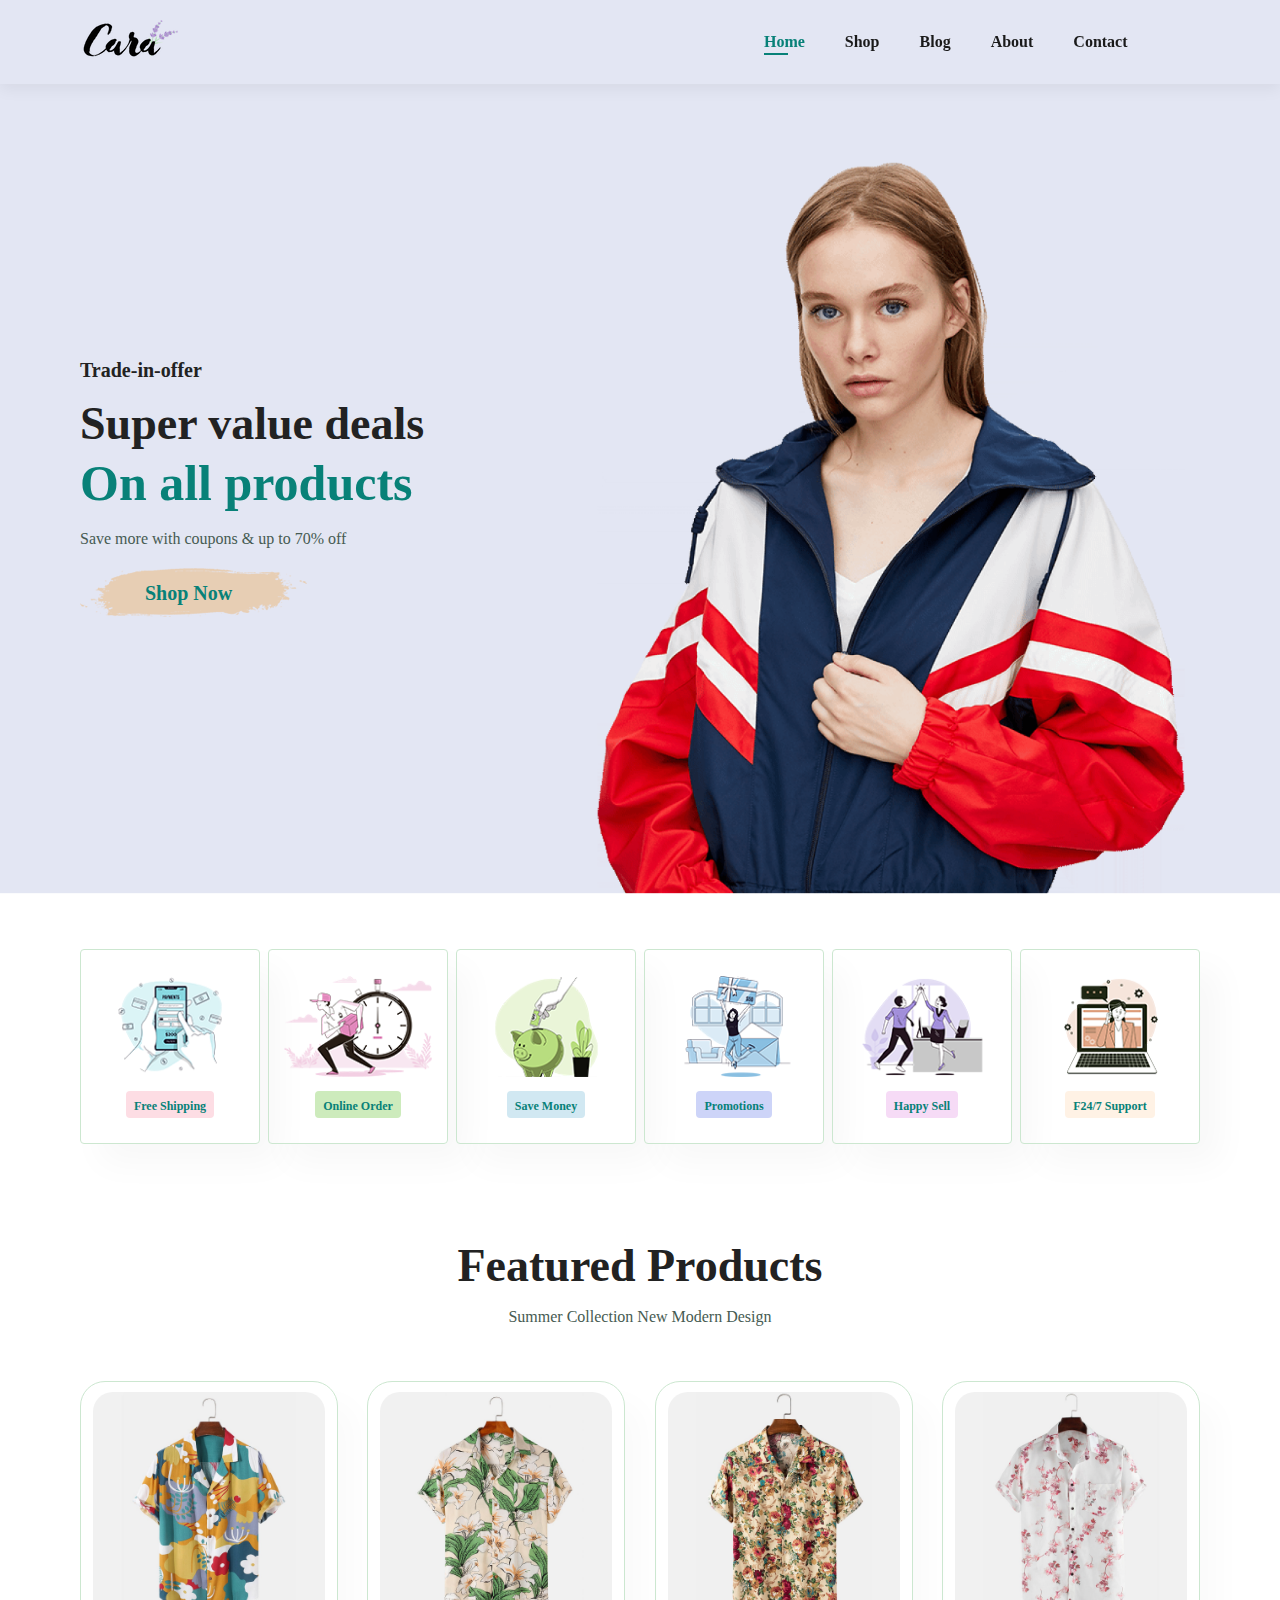
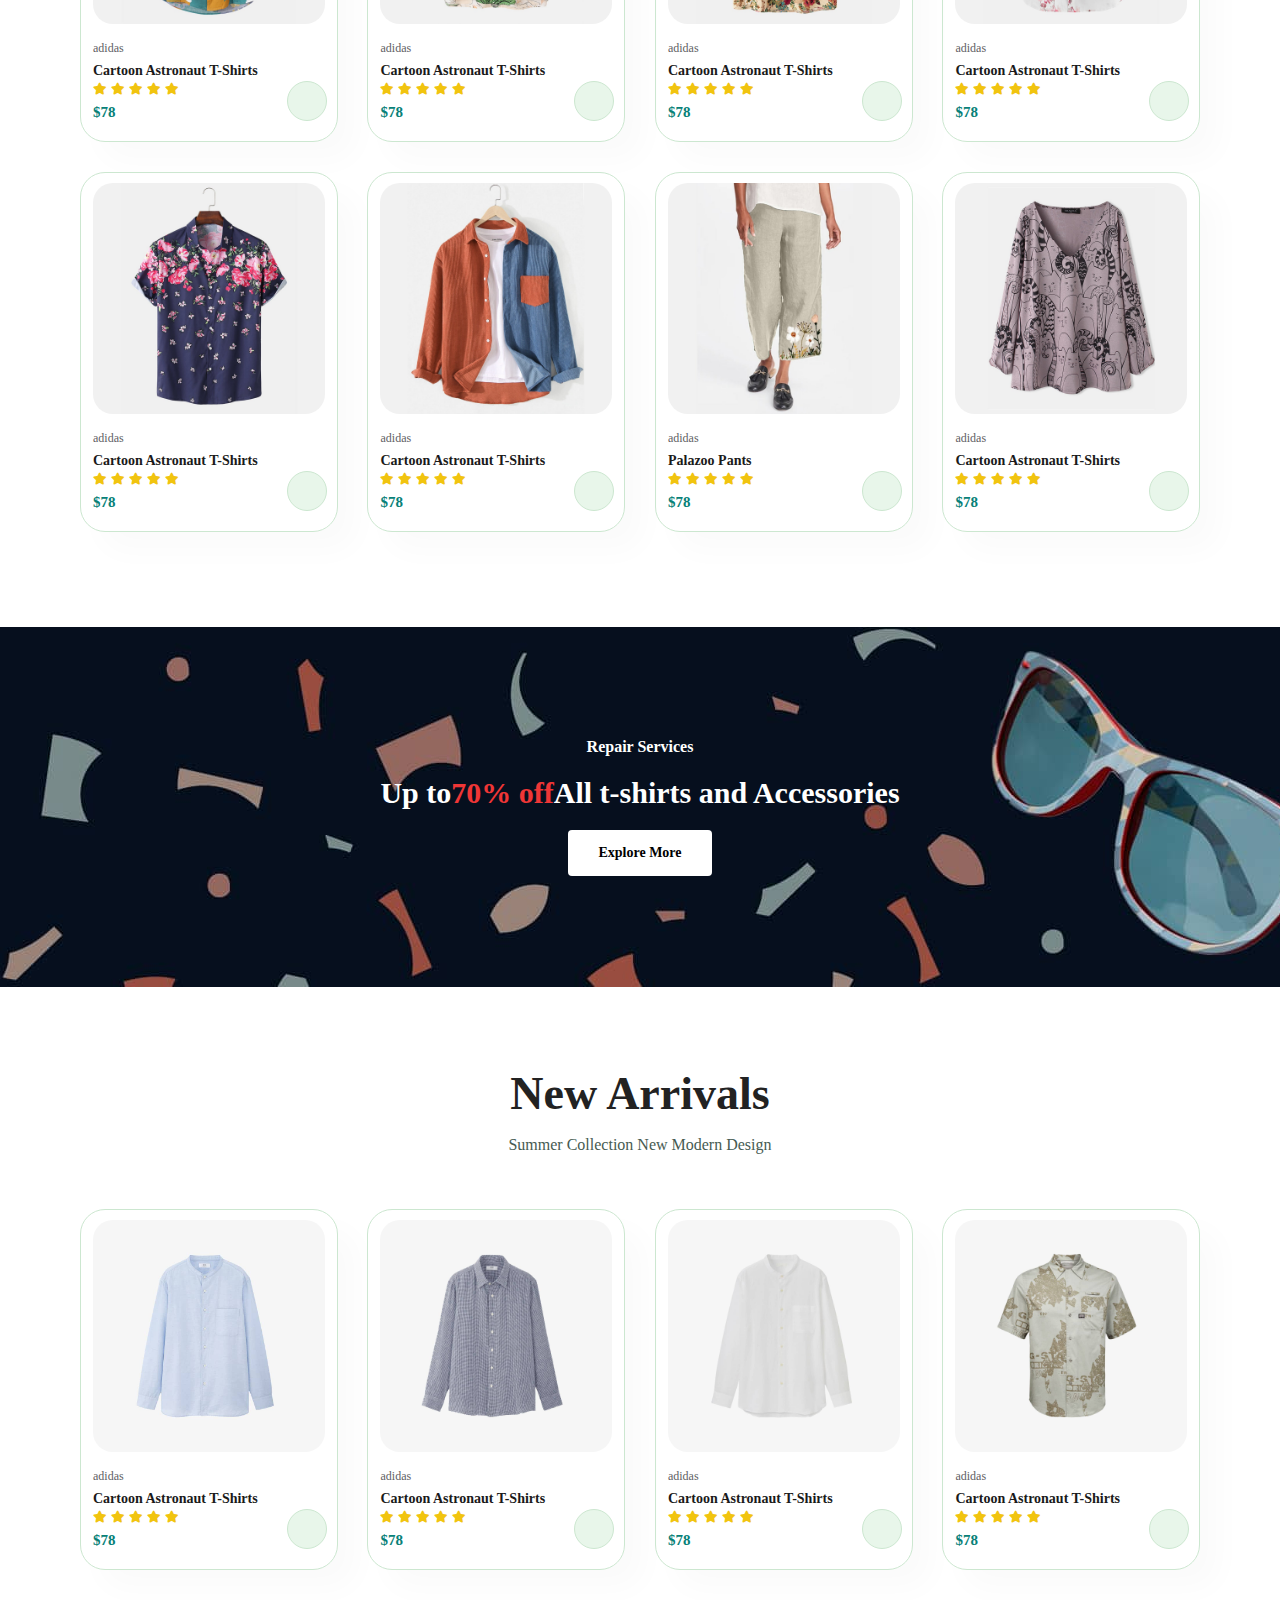
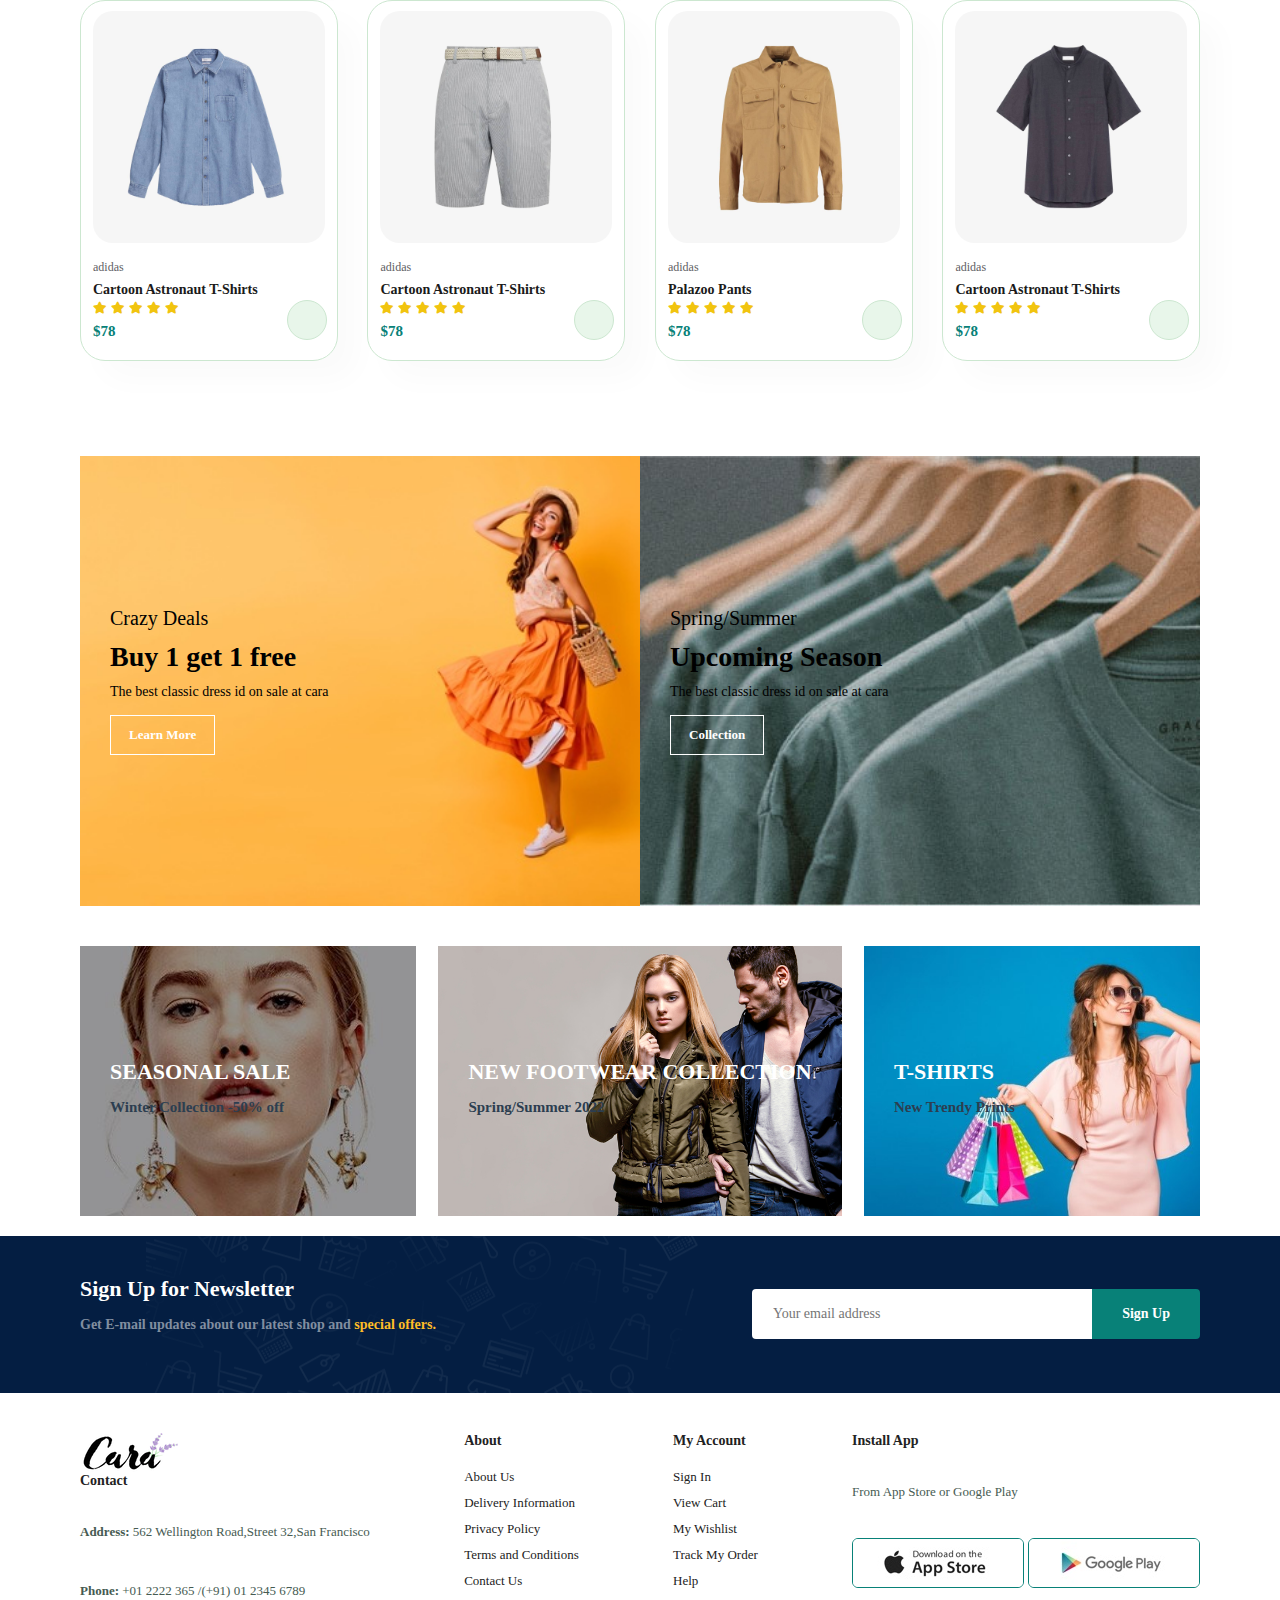
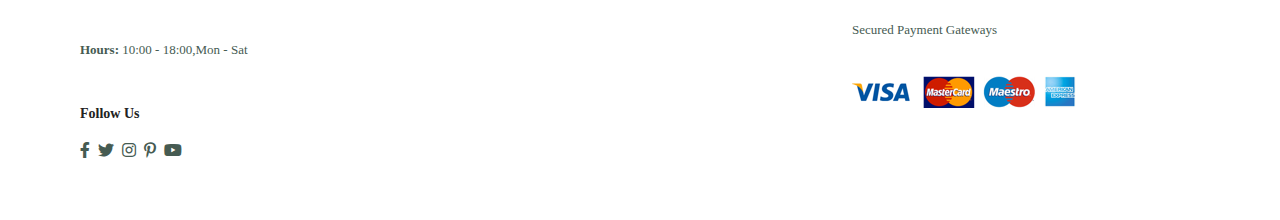
<file: index.html>
<!DOCTYPE html>
<html lang="en">
<head>
    <meta charset="UTF-8">
    <meta http-equiv="X-UA-Compatible" content="IE-edge">
    <meta charset="viewport" content="width=device-width,initial-scale=1.0">
    <title>E-Commerce website</title>
    <link rel="stylesheet" href="style.css">
    <link rel="stylesheet" href="https://pro.fontawesome.com/releases/v5.10.0/css/all.css"/>
</head>
<body>
    <section id="header">
        <a href="#"><img src="./logo.png" class="logo" alt=""></a>
        <div>
            <ul id="navbar">
                <li><a class="active" href="index.html">Home</a></li>
                <li><a href="shop.html">Shop</a></li>
                <li><a href="blog.html">Blog</a></li>
                <li><a href="about.html">About</a></li>
                <li><a href="contact.html">Contact</a></li>
                <li id="lg-cart"><a href="cart.html"><i class="fal fa-shopping-cart"></i></a></li>
                <a href="#" id="close"><i class="far fa-times"></i></a>
            </ul>
        </div>
        <div id="mobile">
            <a href="cart.html"><i class="fal fa-shopping-cart"></i></a>
            <i id="bar" class="fas fa-outdent"></i>
        </div>
    </section>
    <section id="hero">
        <h4>Trade-in-offer</h4>
        <h2>Super value deals</h2>
        <h1>On all products</h1>
        <p>Save more with coupons & up to 70% off</p>
        <button>Shop Now</button>
    </section>
    <section id="feature" class="section-p1">
        <div class="fe-box">
            <img src="./features/f1.png" alt="">
            <h6>Free Shipping</h6>
        </div>
        <div class="fe-box">
            <img src="./features/f2.png" alt="">
            <h6>Online Order</h6>
        </div>
        <div class="fe-box">
            <img src="./features/f3.png" alt="">
            <h6>Save Money</h6>
        </div>
        <div class="fe-box">
            <img src="./features/f4.png" alt="">
            <h6>Promotions</h6>
        </div>
        <div class="fe-box">
            <img src="./features/f5.png" alt="">
            <h6>Happy Sell</h6>
        </div>
        <div class="fe-box">
            <img src="./features/f6.png" alt="">
            <h6>F24/7 Support</h6>
        </div>
    </section>
    <section id="product1" class="section-p1">
       <h2>Featured Products</h2>
       <p>Summer Collection New Modern Design</p>
       <div class="pro-container">
        <div class="pro">
            <img src="./products/f1.jpg" alt="">
            <div class="des">
                <span>adidas</span>
                <h5>Cartoon Astronaut T-Shirts</h5>
                <div class="star">
                    <i class="fas fa-star"></i>
                    <i class="fas fa-star"></i>
                    <i class="fas fa-star"></i>
                    <i class="fas fa-star"></i>
                    <i class="fas fa-star"></i>
                </div>
                <h4>$78</h4>
            </div>
            <a href="#"><i class="fal fa-shopping-cart cart"></i></a>
        </div>
        <div class="pro">
            <img src="./products/f2.jpg" alt="">
            <div class="des">
                <span>adidas</span>
                <h5>Cartoon Astronaut T-Shirts</h5>
                <div class="star">
                    <i class="fas fa-star"></i>
                    <i class="fas fa-star"></i>
                    <i class="fas fa-star"></i>
                    <i class="fas fa-star"></i>
                    <i class="fas fa-star"></i>
                </div>
                <h4>$78</h4>
            </div>
            <a href="#"><i class="fal fa-shopping-cart cart"></i></a>
        </div>
        <div class="pro">
            <img src="./products/f3.jpg" alt="">
            <div class="des">
                <span>adidas</span>
                <h5>Cartoon Astronaut T-Shirts</h5>
                <div class="star">
                    <i class="fas fa-star"></i>
                    <i class="fas fa-star"></i>
                    <i class="fas fa-star"></i>
                    <i class="fas fa-star"></i>
                    <i class="fas fa-star"></i>
                </div>
                <h4>$78</h4>
            </div>
            <a href="#"><i class="fal fa-shopping-cart cart"></i></a>
        </div>
        <div class="pro">
            <img src="./products/f4.jpg" alt="">
            <div class="des">
                <span>adidas</span>
                <h5>Cartoon Astronaut T-Shirts</h5>
                <div class="star">
                    <i class="fas fa-star"></i>
                    <i class="fas fa-star"></i>
                    <i class="fas fa-star"></i>
                    <i class="fas fa-star"></i>
                    <i class="fas fa-star"></i>
                </div>
                <h4>$78</h4>
            </div>
            <a href="#"><i class="fal fa-shopping-cart cart"></i></a>
        </div>
        <div class="pro">
            <img src="./products/f5.jpg" alt="">
            <div class="des">
                <span>adidas</span>
                <h5>Cartoon Astronaut T-Shirts</h5>
                <div class="star">
                    <i class="fas fa-star"></i>
                    <i class="fas fa-star"></i>
                    <i class="fas fa-star"></i>
                    <i class="fas fa-star"></i>
                    <i class="fas fa-star"></i>
                </div>
                <h4>$78</h4>
            </div>
            <a href="#"><i class="fal fa-shopping-cart cart"></i></a>
        </div>
        <div class="pro">
            <img src="./products/f6.jpg" alt="">
            <div class="des">
                <span>adidas</span>
                <h5>Cartoon Astronaut T-Shirts</h5>
                <div class="star">
                    <i class="fas fa-star"></i>
                    <i class="fas fa-star"></i>
                    <i class="fas fa-star"></i>
                    <i class="fas fa-star"></i>
                    <i class="fas fa-star"></i>
                </div>
                <h4>$78</h4>
            </div>
            <a href="#"><i class="fal fa-shopping-cart cart"></i></a>
        </div>
        <div class="pro">
            <img src="./products/f7.jpg" alt="">
            <div class="des">
                <span>adidas</span>
                <h5>Palazoo Pants</h5>
                <div class="star">
                    <i class="fas fa-star"></i>
                    <i class="fas fa-star"></i>
                    <i class="fas fa-star"></i>
                    <i class="fas fa-star"></i>
                    <i class="fas fa-star"></i>
                </div>
                <h4>$78</h4>
            </div>
            <a href="#"><i class="fal fa-shopping-cart cart"></i></a>
        </div>
        <div class="pro">
            <img src="./products/f8.jpg" alt="">
            <div class="des">
                <span>adidas</span>
                <h5>Cartoon Astronaut T-Shirts</h5>
                <div class="star">
                    <i class="fas fa-star"></i>
                    <i class="fas fa-star"></i>
                    <i class="fas fa-star"></i>
                    <i class="fas fa-star"></i>
                    <i class="fas fa-star"></i>
                </div>
                <h4>$78</h4>
            </div>
            <a href="#"><i class="fal fa-shopping-cart cart"></i></a>
        </div>
       </div>
    </section>
    <section id="banner" class="section-m1">
        <h4>Repair Services</h4>
        <h2>Up to<span>70% off</span>All t-shirts and Accessories</h2>
        <button class="normal">Explore More</button>
    </section>
    <section id="product1" class="section-p1">
        <h2>New Arrivals</h2>
        <p>Summer Collection New Modern Design</p>
        <div class="pro-container">
         <div class="pro">
             <img src="./products/n1.jpg" alt="">
             <div class="des">
                 <span>adidas</span>
                 <h5>Cartoon Astronaut T-Shirts</h5>
                 <div class="star">
                     <i class="fas fa-star"></i>
                     <i class="fas fa-star"></i>
                     <i class="fas fa-star"></i>
                     <i class="fas fa-star"></i>
                     <i class="fas fa-star"></i>
                 </div>
                 <h4>$78</h4>
             </div>
             <a href="#"><i class="fal fa-shopping-cart cart"></i></a>
         </div>
         <div class="pro">
             <img src="./products/n2.jpg" alt="">
             <div class="des">
                 <span>adidas</span>
                 <h5>Cartoon Astronaut T-Shirts</h5>
                 <div class="star">
                     <i class="fas fa-star"></i>
                     <i class="fas fa-star"></i>
                     <i class="fas fa-star"></i>
                     <i class="fas fa-star"></i>
                     <i class="fas fa-star"></i>
                 </div>
                 <h4>$78</h4>
             </div>
             <a href="#"><i class="fal fa-shopping-cart cart"></i></a>
         </div>
         <div class="pro">
             <img src="./products/n3.jpg" alt="">
             <div class="des">
                 <span>adidas</span>
                 <h5>Cartoon Astronaut T-Shirts</h5>
                 <div class="star">
                     <i class="fas fa-star"></i>
                     <i class="fas fa-star"></i>
                     <i class="fas fa-star"></i>
                     <i class="fas fa-star"></i>
                     <i class="fas fa-star"></i>
                 </div>
                 <h4>$78</h4>
             </div>
             <a href="#"><i class="fal fa-shopping-cart cart"></i></a>
         </div>
         <div class="pro">
             <img src="./products/n4.jpg" alt="">
             <div class="des">
                 <span>adidas</span>
                 <h5>Cartoon Astronaut T-Shirts</h5>
                 <div class="star">
                     <i class="fas fa-star"></i>
                     <i class="fas fa-star"></i>
                     <i class="fas fa-star"></i>
                     <i class="fas fa-star"></i>
                     <i class="fas fa-star"></i>
                 </div>
                 <h4>$78</h4>
             </div>
             <a href="#"><i class="fal fa-shopping-cart cart"></i></a>
         </div>
         <div class="pro">
             <img src="./products/n5.jpg" alt="">
             <div class="des">
                 <span>adidas</span>
                 <h5>Cartoon Astronaut T-Shirts</h5>
                 <div class="star">
                     <i class="fas fa-star"></i>
                     <i class="fas fa-star"></i>
                     <i class="fas fa-star"></i>
                     <i class="fas fa-star"></i>
                     <i class="fas fa-star"></i>
                 </div>
                 <h4>$78</h4>
             </div>
             <a href="#"><i class="fal fa-shopping-cart cart"></i></a>
         </div>
         <div class="pro">
             <img src="./products/n6.jpg" alt="">
             <div class="des">
                 <span>adidas</span>
                 <h5>Cartoon Astronaut T-Shirts</h5>
                 <div class="star">
                     <i class="fas fa-star"></i>
                     <i class="fas fa-star"></i>
                     <i class="fas fa-star"></i>
                     <i class="fas fa-star"></i>
                     <i class="fas fa-star"></i>
                 </div>
                 <h4>$78</h4>
             </div>
             <a href="#"><i class="fal fa-shopping-cart cart"></i></a>
         </div>
         <div class="pro">
             <img src="./products/n7.jpg" alt="">
             <div class="des">
                 <span>adidas</span>
                 <h5>Palazoo Pants</h5>
                 <div class="star">
                     <i class="fas fa-star"></i>
                     <i class="fas fa-star"></i>
                     <i class="fas fa-star"></i>
                     <i class="fas fa-star"></i>
                     <i class="fas fa-star"></i>
                 </div>
                 <h4>$78</h4>
             </div>
             <a href="#"><i class="fal fa-shopping-cart cart"></i></a>
         </div>
         <div class="pro">
             <img src="./products/n8.jpg" alt="">
             <div class="des">
                 <span>adidas</span>
                 <h5>Cartoon Astronaut T-Shirts</h5>
                 <div class="star">
                     <i class="fas fa-star"></i>
                     <i class="fas fa-star"></i>
                     <i class="fas fa-star"></i>
                     <i class="fas fa-star"></i>
                     <i class="fas fa-star"></i>
                 </div>
                 <h4>$78</h4>
             </div>
             <a href="#"><i class="fal fa-shopping-cart cart"></i></a>
         </div>
        </div>
     </section>
     <section id="sm-banner" class="section-p1">
        <div class="banner-box">
            <h4>Crazy Deals</h4>
            <h2>Buy 1 get 1 free</h2>
            <span>The best classic dress id on sale at cara</span>
            <button class="white">Learn More</button>
        </div>
        <div class="banner-box banner-box2">
            <h4>Spring/Summer</h4>
            <h2>Upcoming Season</h2>
            <span>The best classic dress id on sale at cara</span>
            <button class="white">Collection</button>
        </div>
     </section>
     <section id="banner3">
        <div class="banner-box">
            <h2>SEASONAL SALE</h2>
            <h3>Winter Collection -50% off</h3>
        </div>
        <div class="banner-box banner-box2">
            <h2>NEW FOOTWEAR COLLECTION</h2>
            <h3>Spring/Summer 2022</h3>
        </div>
        <div class="banner-box banner-box3">
            <h2>T-SHIRTS</h2>
            <h3>New Trendy Prints</h3>
        </div>
     </section>
     <section id="newsletter" class="section-p1" class="section-m1">
        <div class="newstext">
            <h4>Sign Up for Newsletter</h4>
            <p>Get E-mail updates about our latest shop and <span>special offers.</span></p>
        </div>
        <div class="form">
            <input type="text" placeholder="Your email address">
            <button class="normal">Sign Up</button>
        </div>
     </section>
     <footer class="section-p1">
        <div class="col">
            <img src="./logo.png">
            <h4>Contact</h4>
            <p><strong>Address: </strong> 562 Wellington Road,Street 32,San Francisco</p>
            <p><strong>Phone: </strong>+01 2222 365 /(+91) 01 2345 6789</p>
            <p><strong>Hours: </strong>10:00 - 18:00,Mon - Sat</p>
            <div class="follow">
                <h4>Follow Us</h4>
                <div class="icon">
                    <i class="fab fa-facebook-f"></i>
                    <i class="fab fa-twitter"></i>
                    <i class="fab fa-instagram"></i>
                    <i class="fab fa-pinterest-p"></i>
                    <i class="fab fa-youtube"></i>
                </div>
            </div>
        </div>
        <div class="col">
            <h4>About</h4>
            <a href="#">About Us</a>
            <a href="#">Delivery Information</a>
            <a href="#">Privacy Policy</a>
            <a href="#">Terms and Conditions</a>
            <a href="#">Contact Us</a>
        </div>
        <div class="col">
            <h4>My Account</h4>
            <a href="#">Sign In</a>
            <a href="#">View Cart</a>
            <a href="#">My Wishlist</a>
            <a href="#">Track My Order</a>
            <a href="#">Help</a>
        </div>
        <div class="col install">
            <h4>Install App</h4>
            <p>From App Store or Google Play</p>
            <div class="row">
                <img src="./pay/app.jpg" alt="">
                <img src="./pay/play.jpg" alt="">
            </div>
            <p>Secured Payment Gateways</p>
            <img src="./pay/pay.png" alt="">
       </div>
     </footer>
    <script src="script.js"></script>
</body>
</html>
</file>
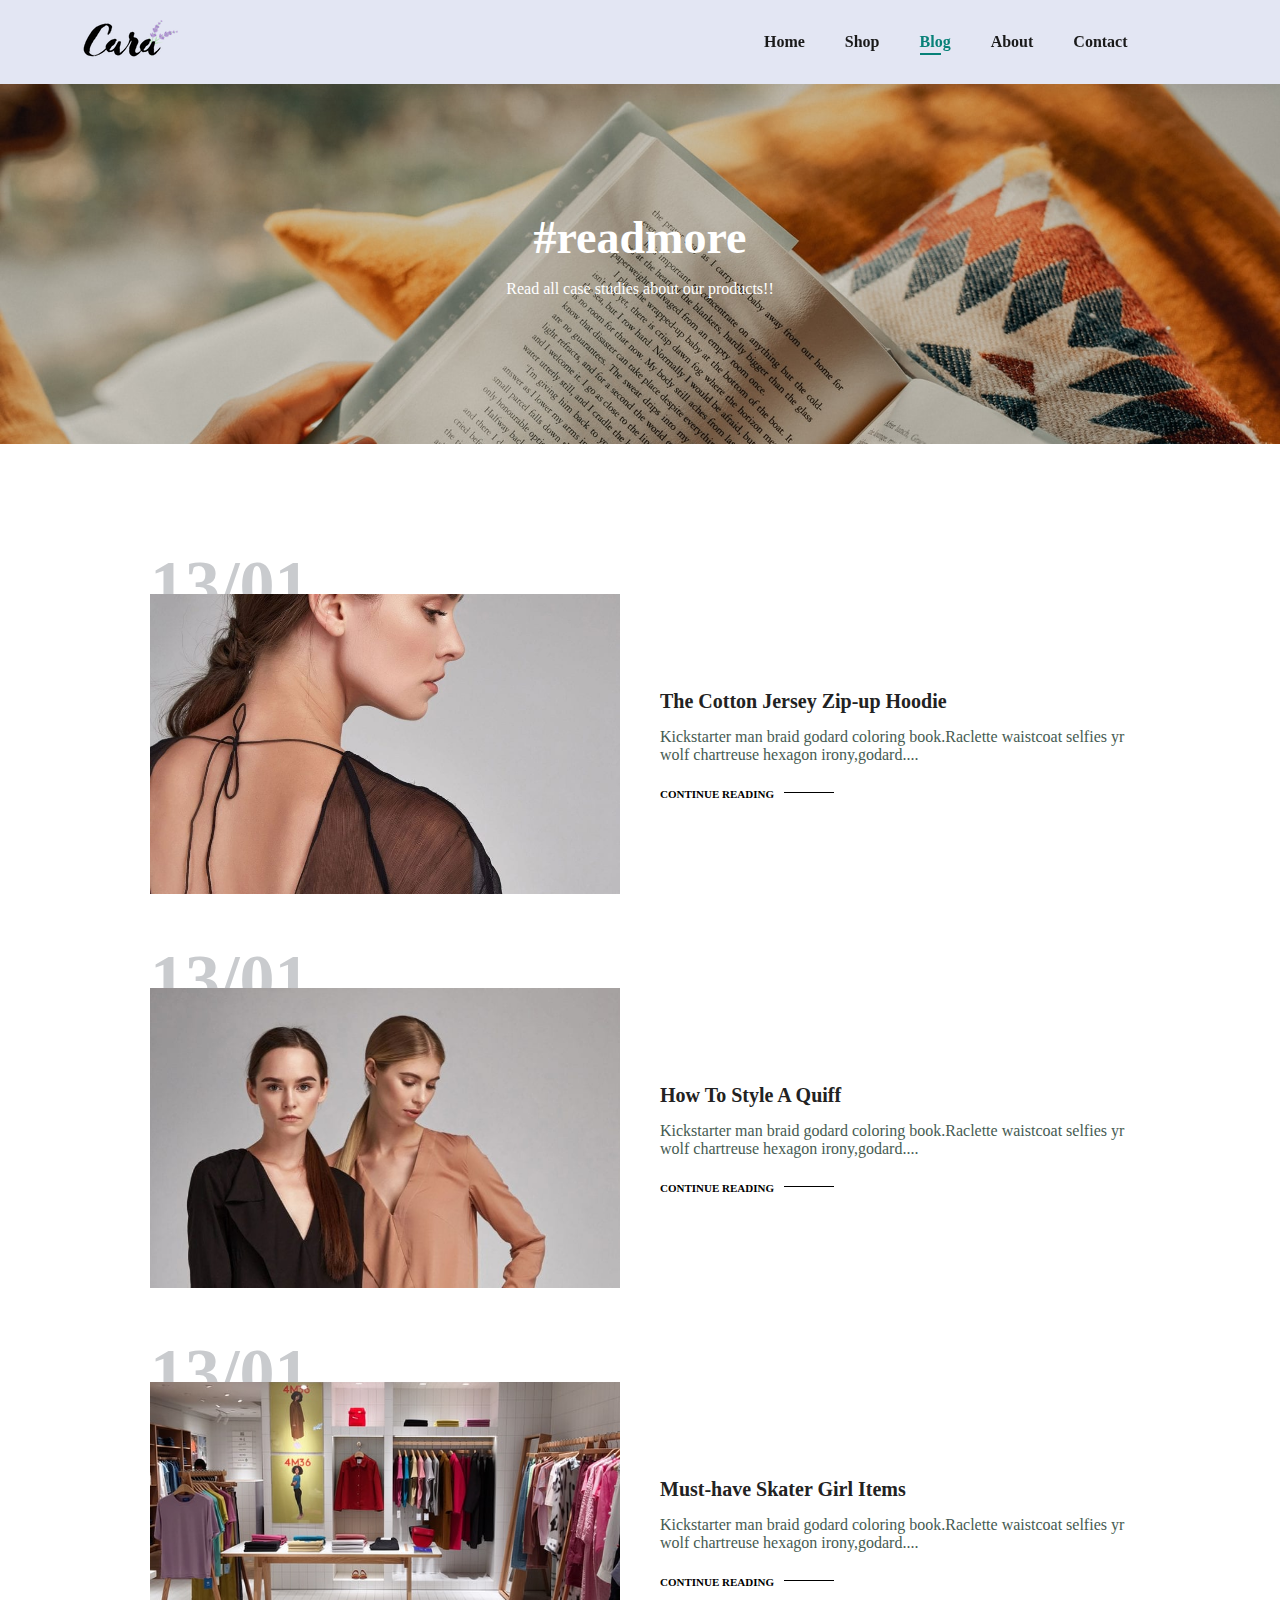
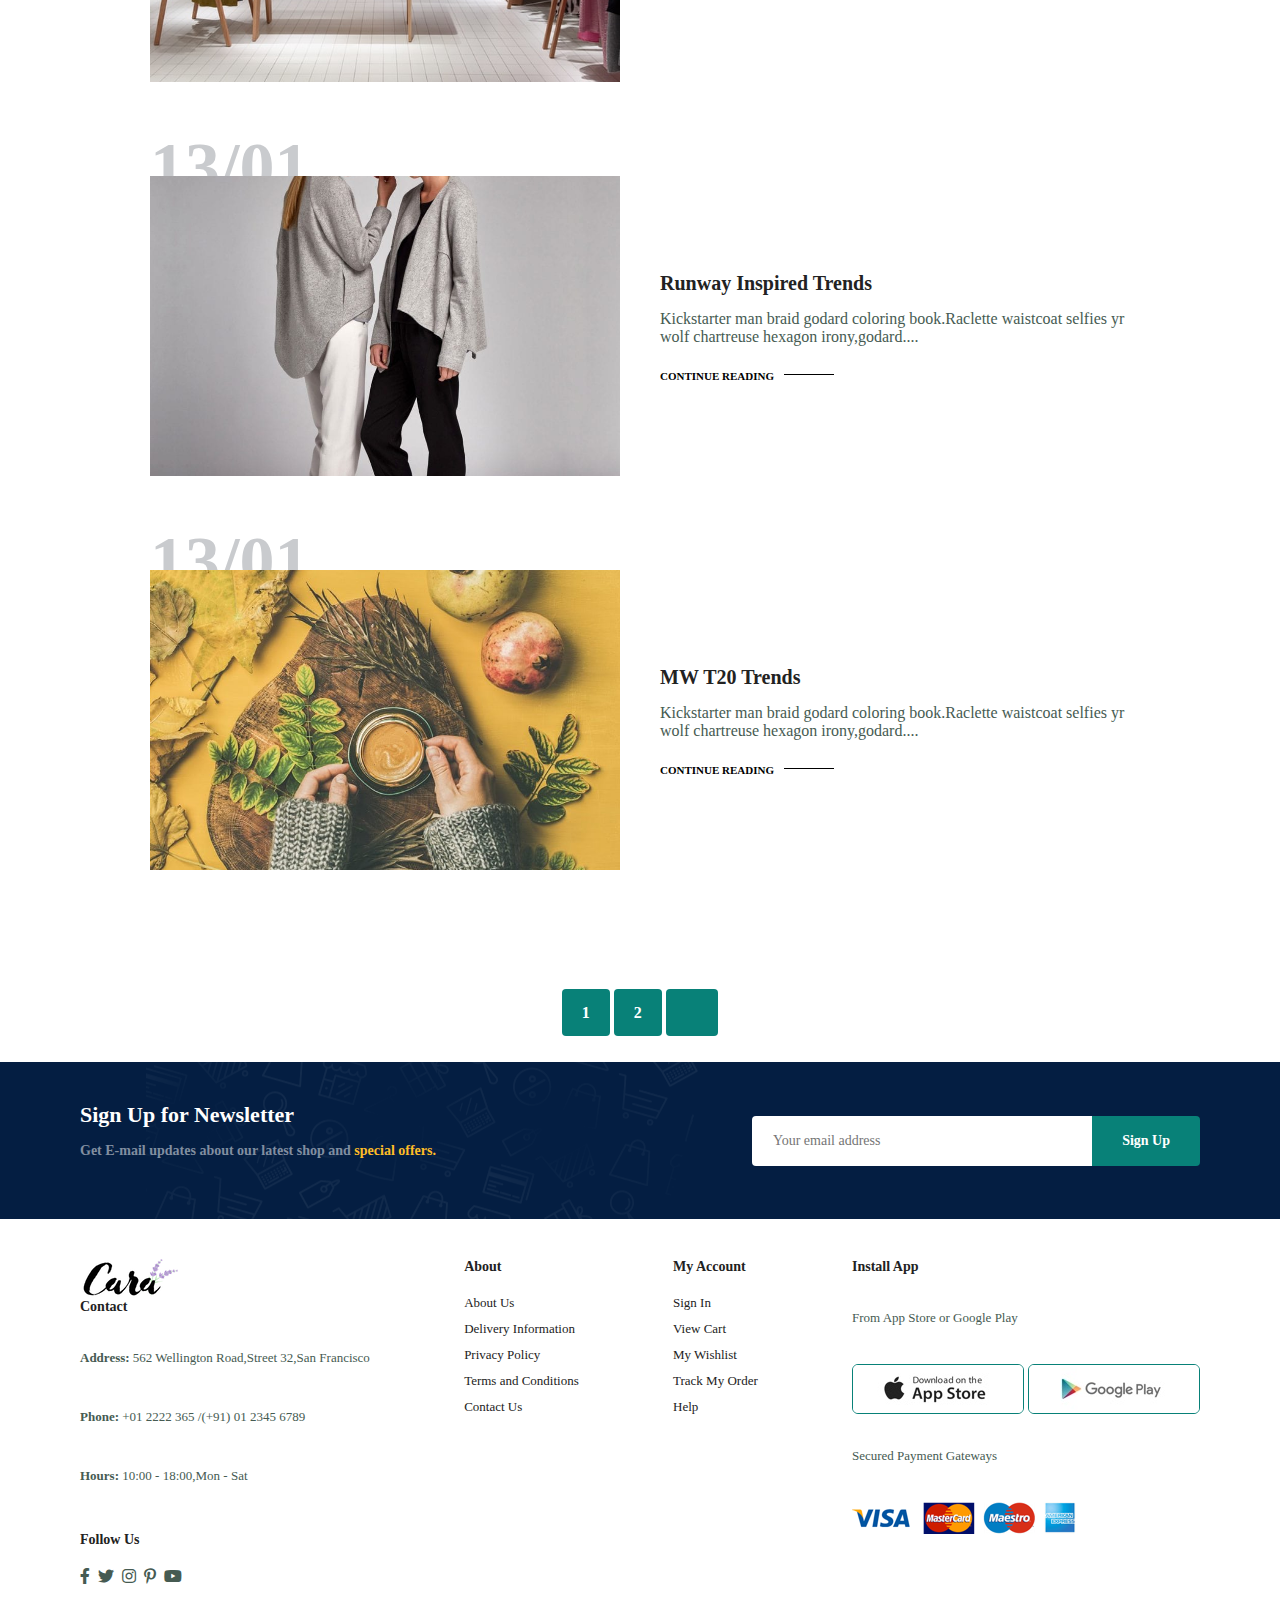
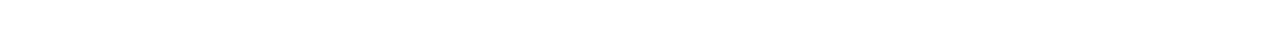
<file: blog.html>
<!DOCTYPE html>
<html lang="en">
<head>
    <meta charset="UTF-8">
    <meta http-equiv="X-UA-Compatible" content="IE-edge">
    <meta charset="viewport" content="width=device-width,initial-scale=1.0">
    <title>E-Commerce website</title>
    <link rel="stylesheet" href="style.css">
    <link rel="stylesheet" href="https://pro.fontawesome.com/releases/v5.10.0/css/all.css"/>
</head>
<body>
    <section id="header">
        <a href="#"><img src="./logo.png" class="logo" alt=""></a>
        <div>
            <ul id="navbar">
                <li><a  href="index.html">Home</a></li>
                <li><a  href="shop.html">Shop</a></li>
                <li><a class="active" href="blog.html">Blog</a></li>
                <li><a href="about.html">About</a></li>
                <li><a href="contact.html">Contact</a></li>
                <li id="lg-cart"><a href="cart.html"><i class="fal fa-shopping-cart"></i></a></li>
                <a href="#" id="close"><i class="far fa-times"></i></a>
            </ul>
        </div>
        <div id="mobile">
            <a href="cart.html"><i class="fal fa-shopping-cart"></i></a>
            <i id="bar" class="fas fa-outdent"></i>
        </div>
    </section>
    <section id="page-header" class="blog-header">
        <h2>#readmore</h2>
        <p>Read all case studies about our products!!</p>
    </section>
    <section id="blog">
        <div class="blog-box">
            <div class="blog-img">
                <img src="./blog/b1.jpg">
            </div>
            <div class="blog-details">
                <h4>The Cotton Jersey Zip-up Hoodie</h4>
                <p>Kickstarter man braid godard coloring book.Raclette waistcoat selfies yr 
                    wolf chartreuse hexagon irony,godard....
                </p>
                <a href="#">CONTINUE READING</a>
            </div>
            <h1>13/01</h1>
        </div>
        <div class="blog-box">
            <div class="blog-img">
                <img src="./blog/b2.jpg">
            </div>
            <div class="blog-details">
                <h4>How To Style A Quiff</h4>
                <p>Kickstarter man braid godard coloring book.Raclette waistcoat selfies yr 
                    wolf chartreuse hexagon irony,godard....
                </p>
                <a href="#">CONTINUE READING</a>
            </div>
            <h1>13/01</h1>
        </div>
        <div class="blog-box">
            <div class="blog-img">
                <img src="./blog/b3.jpg">
            </div>
            <div class="blog-details">
                <h4>Must-have Skater Girl Items</h4>
                <p>Kickstarter man braid godard coloring book.Raclette waistcoat selfies yr 
                    wolf chartreuse hexagon irony,godard....
                </p>
                <a href="#">CONTINUE READING</a>
            </div>
            <h1>13/01</h1>
        </div>
        <div class="blog-box">
            <div class="blog-img">
                <img src="./blog/b4.jpg">
            </div>
            <div class="blog-details">
                <h4>Runway Inspired Trends</h4>
                <p>Kickstarter man braid godard coloring book.Raclette waistcoat selfies yr 
                    wolf chartreuse hexagon irony,godard....
                </p>
                <a href="#">CONTINUE READING</a>
            </div>
            <h1>13/01</h1>
        </div>
        <div class="blog-box">
            <div class="blog-img">
                <img src="./blog/b6.jpg">
            </div>
            <div class="blog-details">
                <h4>MW T20 Trends</h4>
                <p>Kickstarter man braid godard coloring book.Raclette waistcoat selfies yr 
                    wolf chartreuse hexagon irony,godard....
                </p>
                <a href="#">CONTINUE READING</a>
            </div>
            <h1>13/01</h1>
        </div>
    </section>
     <section id="pagination" class="section-p1">
      <a href="#">1</a>
      <a href="#">2</a>
      <a href="#"><i class="fal fa-long-arrow-alt-right"></i></a>
     </section>
     <section id="newsletter" class="section-p1" class="section-m1">
        <div class="newstext">
            <h4>Sign Up for Newsletter</h4>
            <p>Get E-mail updates about our latest shop and <span>special offers.</span></p>
        </div>
        <div class="form">
            <input type="text" placeholder="Your email address">
            <button class="normal">Sign Up</button>
        </div>
     </section>
     <footer class="section-p1">
        <div class="col">
            <img src="./logo.png">
            <h4>Contact</h4>
            <p><strong>Address: </strong> 562 Wellington Road,Street 32,San Francisco</p>
            <p><strong>Phone: </strong>+01 2222 365 /(+91) 01 2345 6789</p>
            <p><strong>Hours: </strong>10:00 - 18:00,Mon - Sat</p>
            <div class="follow">
                <h4>Follow Us</h4>
                <div class="icon">
                    <i class="fab fa-facebook-f"></i>
                    <i class="fab fa-twitter"></i>
                    <i class="fab fa-instagram"></i>
                    <i class="fab fa-pinterest-p"></i>
                    <i class="fab fa-youtube"></i>
                </div>
            </div>
        </div>
        <div class="col">
            <h4>About</h4>
            <a href="#">About Us</a>
            <a href="#">Delivery Information</a>
            <a href="#">Privacy Policy</a>
            <a href="#">Terms and Conditions</a>
            <a href="#">Contact Us</a>
        </div>
        <div class="col">
            <h4>My Account</h4>
            <a href="#">Sign In</a>
            <a href="#">View Cart</a>
            <a href="#">My Wishlist</a>
            <a href="#">Track My Order</a>
            <a href="#">Help</a>
        </div>
        <div class="col install">
            <h4>Install App</h4>
            <p>From App Store or Google Play</p>
            <div class="row">
                <img src="./pay/app.jpg" alt="">
                <img src="./pay/play.jpg" alt="">
            </div>
            <p>Secured Payment Gateways</p>
            <img src="./pay/pay.png" alt="">
       </div>
     </footer>
    <script src="script.js"></script>
</body>
</html>
</file>
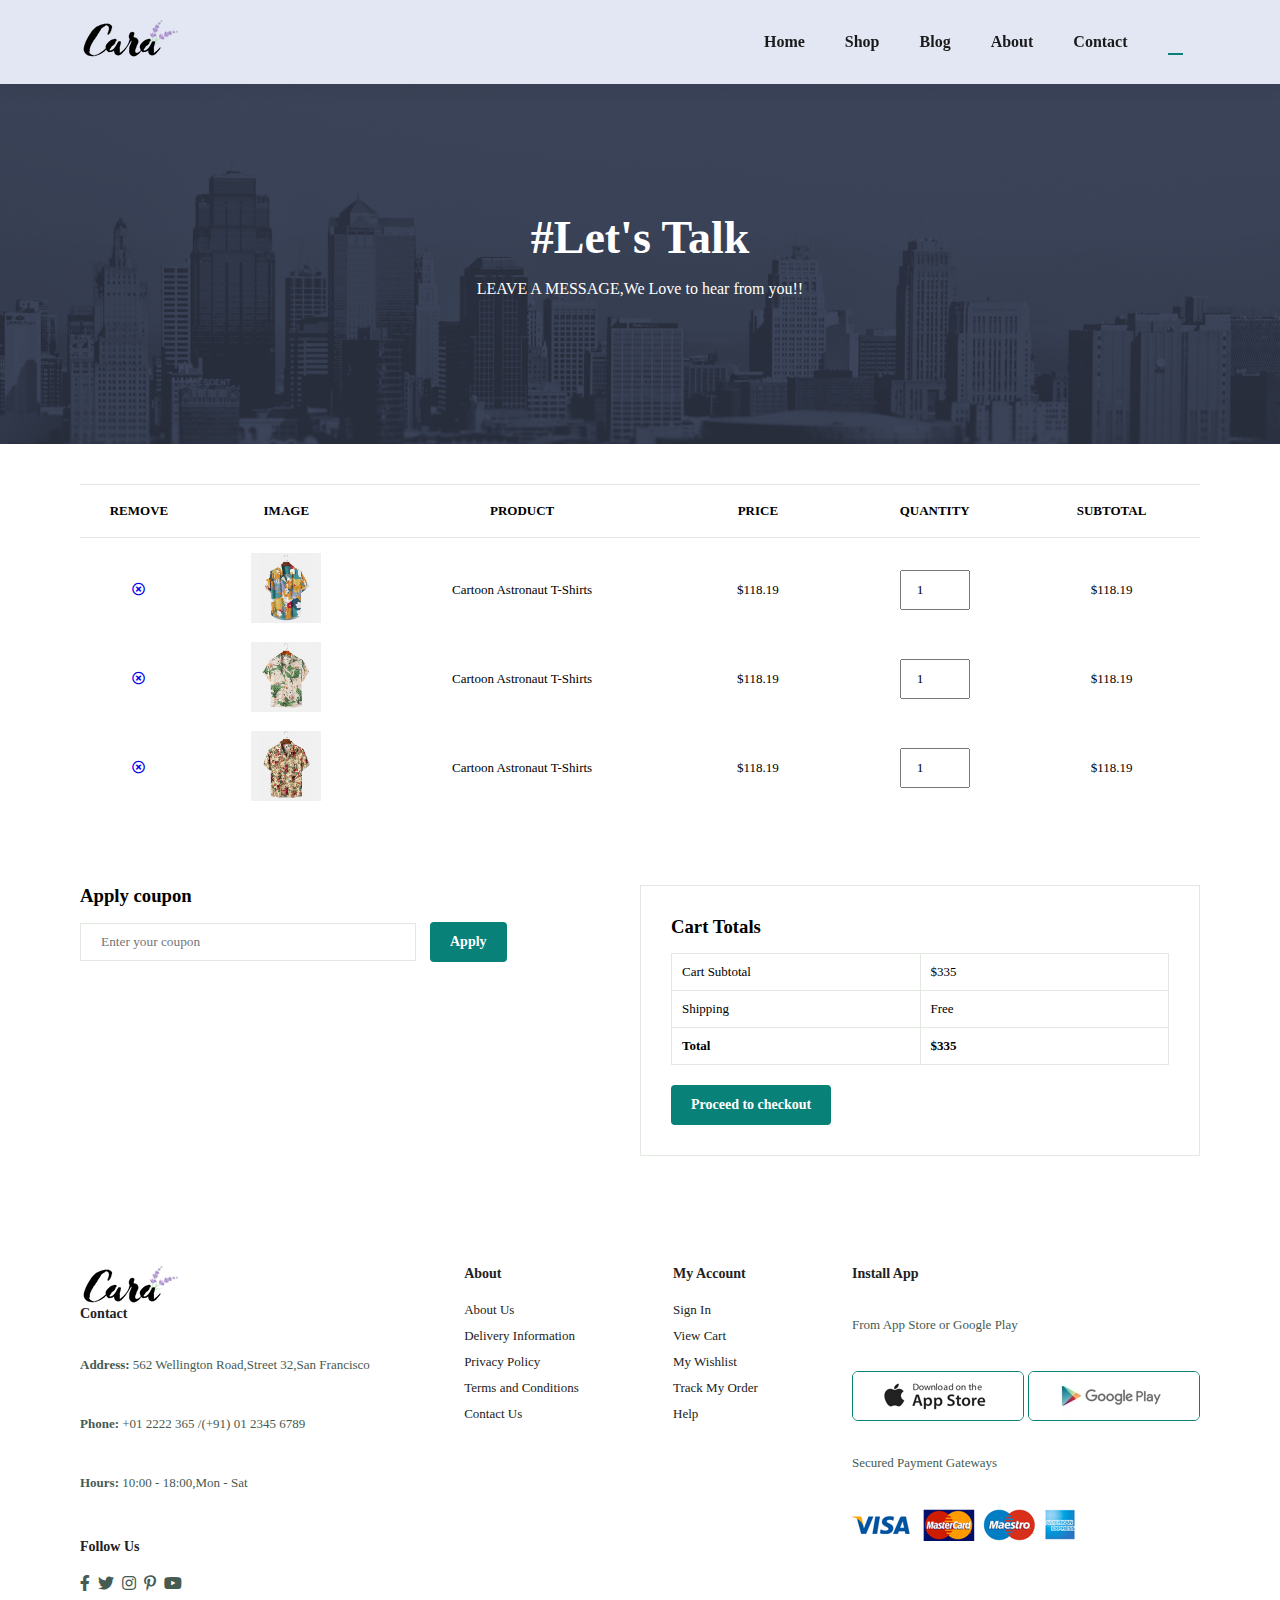
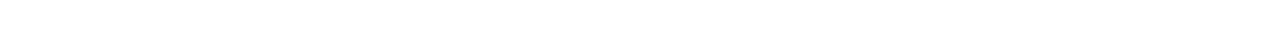
<file: cart.html>
<!DOCTYPE html>
<html lang="en">
<head>
    <meta charset="UTF-8">
    <meta http-equiv="X-UA-Compatible" content="IE-edge">
    <meta charset="viewport" content="width=device-width,initial-scale=1.0">
    <title>E-Commerce website</title>
    <link rel="stylesheet" href="style.css">
    <link rel="stylesheet" href="https://pro.fontawesome.com/releases/v5.10.0/css/all.css"/>
</head>
<body>
    <section id="header">
        <a href="#"><img src="./logo.png" class="logo" alt=""></a>
        <div>
            <ul id="navbar">
                <li><a  href="index.html">Home</a></li>
                <li><a  href="shop.html">Shop</a></li>
                <li><a  href="blog.html">Blog</a></li>
                <li><a  href="about.html">About</a></li>
                <li><a  href="contact.html">Contact</a></li>
                <li id="lg-cart"><a class="active" href="cart.html"><i class="fal fa-shopping-cart"></i></a></li>
                <a href="#" id="close"><i class="far fa-times"></i></a>
            </ul>
        </div>
        <div id="mobile">
            <a href="cart.html"><i class="fal fa-shopping-cart"></i></a>
            <i id="bar" class="fas fa-outdent"></i>
        </div>
    </section>
    <section id="page-header" class="about-header">
        <h2>#Let's Talk</h2>
        <p>LEAVE A MESSAGE,We Love to hear from you!!</p>
    </section>
    <section id="cart" class="section-p1">
        <table width="100%">
            <thead>
                <tr>
                    <td>Remove</td>
                    <td>Image</td>
                    <td>Product</td>
                    <td>Price</td>
                    <td>Quantity</td>
                    <td>Subtotal</td>
                </tr>
            </thead>
            <tbody>
                <tr>
                    <td><a href="#"><i class="far fa-times-circle"></i></a></td>
                    <td><img src="./products/f1.jpg" alt=""></td>
                    <td>Cartoon Astronaut T-Shirts</td>
                    <td>$118.19</td>
                    <td><input type="number" value="1"></td>
                    <td>$118.19</td>
                </tr>
                <tr>
                    <td><a href="#"><i class="far fa-times-circle"></i></a></td>
                    <td><img src="./products/f2.jpg" alt=""></td>
                    <td>Cartoon Astronaut T-Shirts</td>
                    <td>$118.19</td>
                    <td><input type="number" value="1"></td>
                    <td>$118.19</td>
                </tr>
                <tr>
                    <td><a href="#"><i class="far fa-times-circle"></i></a></td>
                    <td><img src="./products/f3.jpg" alt=""></td>
                    <td>Cartoon Astronaut T-Shirts</td>
                    <td>$118.19</td>
                    <td><input type="number" value="1"></td>
                    <td>$118.19</td>
                </tr>
            </tbody>
        </table>
    </section>
    <section id="cart-add" class="section-p1">
        <div id="coupon">
            <h3>Apply coupon</h3>
            <div>
                <input type="text" placeholder="Enter your coupon">
                <button class="normal">Apply</button>
            </div>
        </div>
        <div id="subtotal">
            <h3>Cart Totals</h3>
            <table>
                <tr>
                    <td>Cart Subtotal</td>
                    <td>$335</td>
                </tr>
                <tr>
                    <td>Shipping</td>
                    <td>Free</td>
                </tr>
                <tr>
                    <td><strong>Total</strong></td>
                    <td><strong>$335</strong></td>
                </tr>
            </table>
            <button class="normal">Proceed to checkout</button>
        </div>
    </section>
     <footer class="section-p1">
        <div class="col">
            <img src="./logo.png">
            <h4>Contact</h4>
            <p><strong>Address: </strong> 562 Wellington Road,Street 32,San Francisco</p>
            <p><strong>Phone: </strong>+01 2222 365 /(+91) 01 2345 6789</p>
            <p><strong>Hours: </strong>10:00 - 18:00,Mon - Sat</p>
            <div class="follow">
                <h4>Follow Us</h4>
                <div class="icon">
                    <i class="fab fa-facebook-f"></i>
                    <i class="fab fa-twitter"></i>
                    <i class="fab fa-instagram"></i>
                    <i class="fab fa-pinterest-p"></i>
                    <i class="fab fa-youtube"></i>
                </div>
            </div>
        </div>
        <div class="col">
            <h4>About</h4>
            <a href="#">About Us</a>
            <a href="#">Delivery Information</a>
            <a href="#">Privacy Policy</a>
            <a href="#">Terms and Conditions</a>
            <a href="#">Contact Us</a>
        </div>
        <div class="col">
            <h4>My Account</h4>
            <a href="#">Sign In</a>
            <a href="#">View Cart</a>
            <a href="#">My Wishlist</a>
            <a href="#">Track My Order</a>
            <a href="#">Help</a>
        </div>
        <div class="col install">
            <h4>Install App</h4>
            <p>From App Store or Google Play</p>
            <div class="row">
                <img src="./pay/app.jpg" alt="">
                <img src="./pay/play.jpg" alt="">
            </div>
            <p>Secured Payment Gateways</p>
            <img src="./pay/pay.png" alt="">
       </div>
     </footer>
    <script src="script.js"></script>
</body>
</html>
</file>
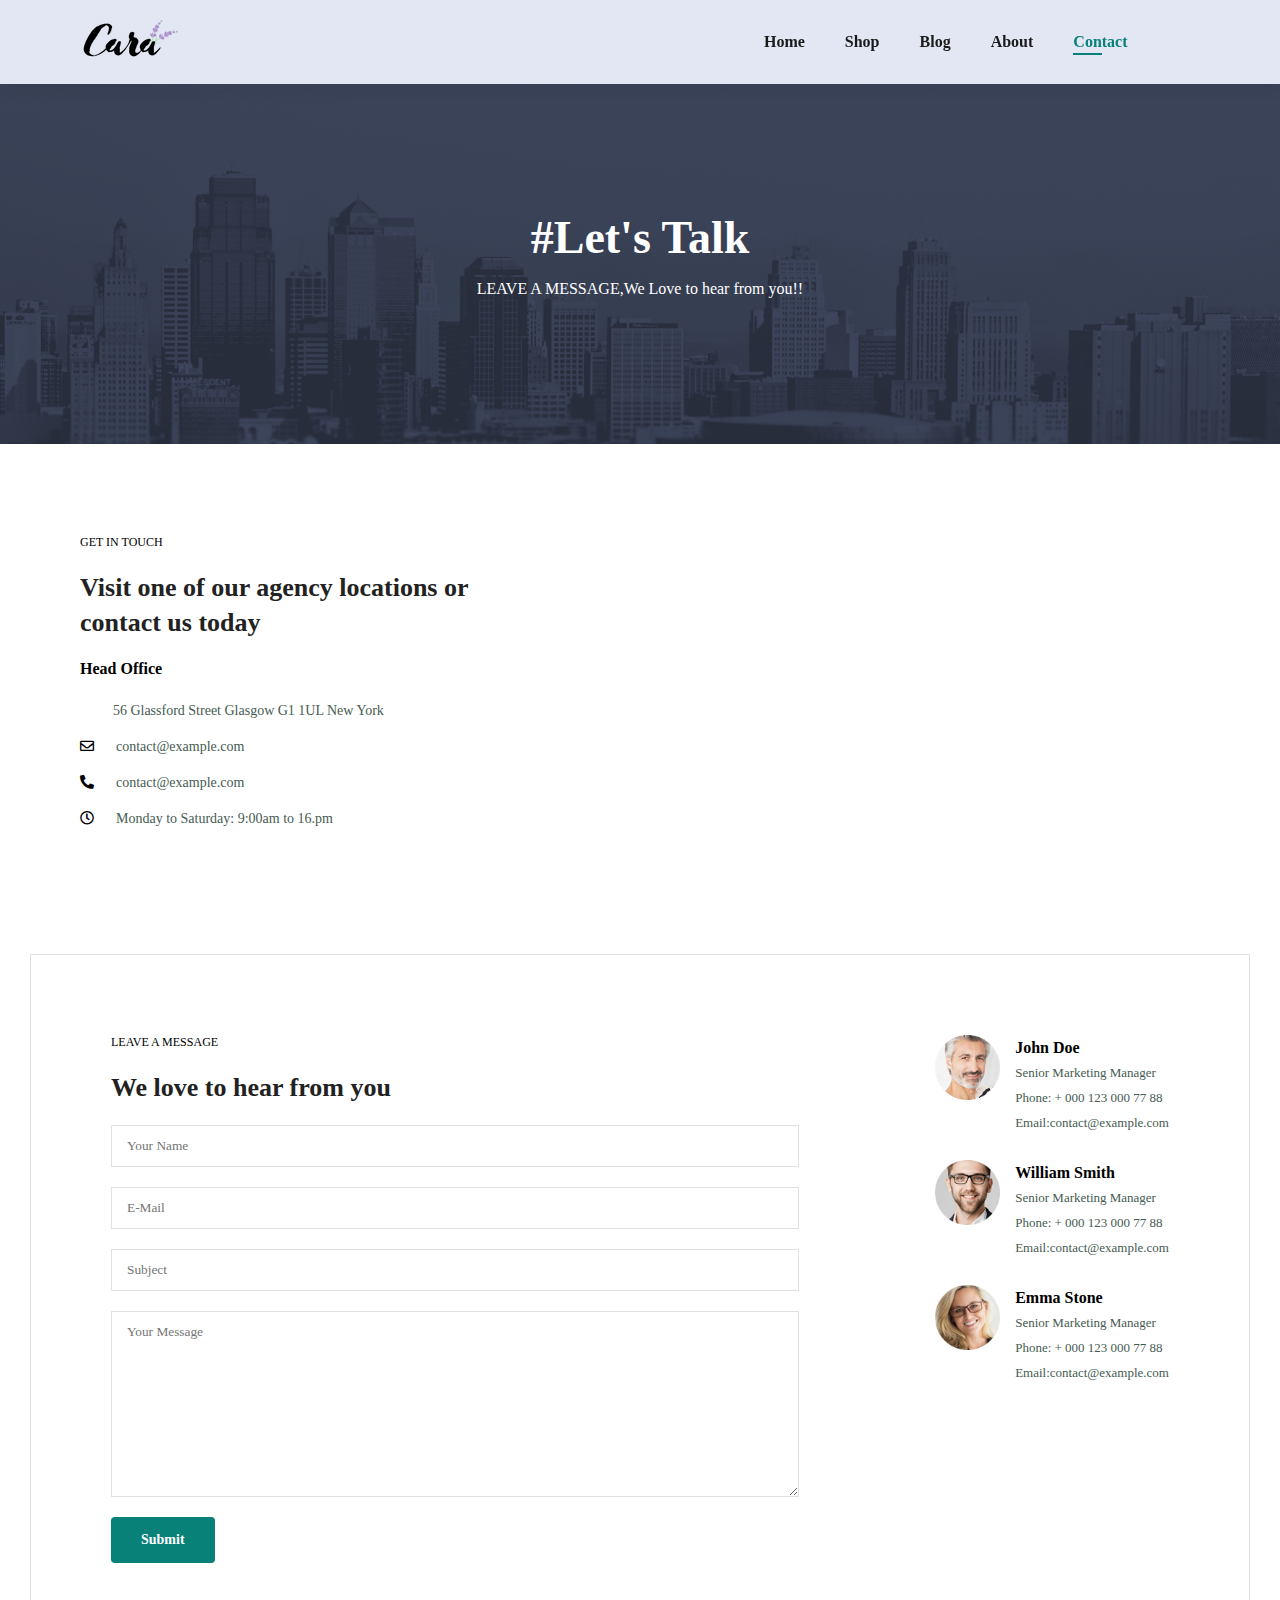
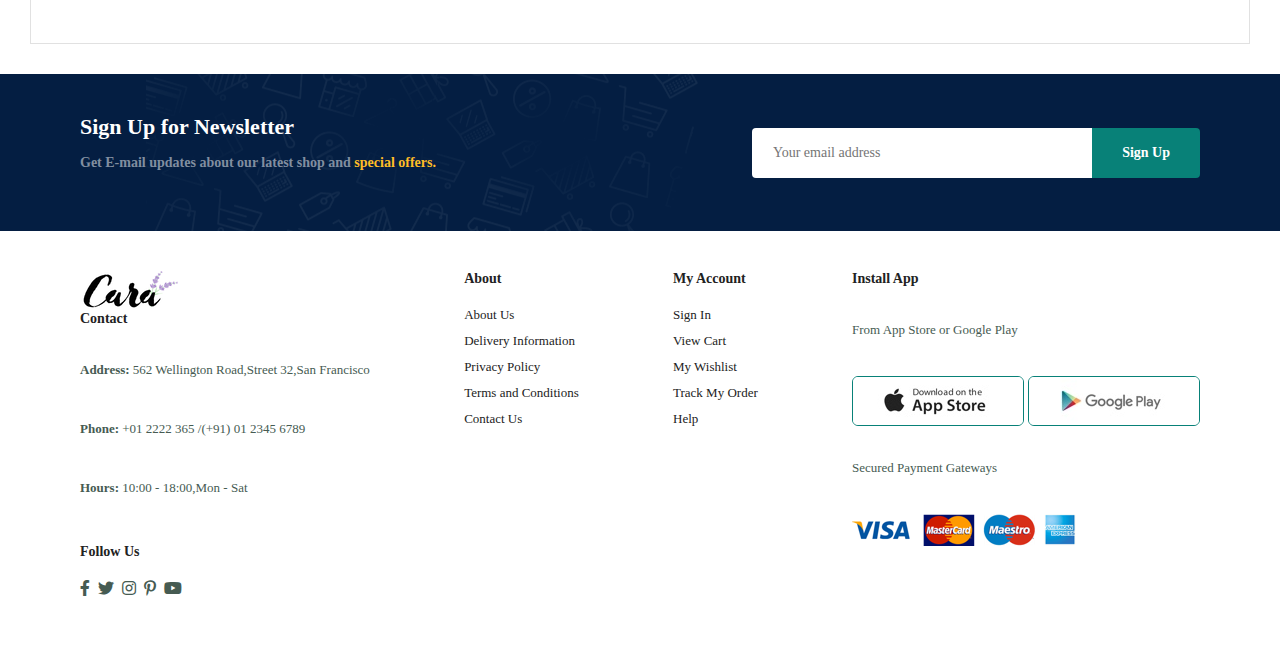
<file: contact.html>
<!DOCTYPE html>
<html lang="en">
<head>
    <meta charset="UTF-8">
    <meta http-equiv="X-UA-Compatible" content="IE-edge">
    <meta charset="viewport" content="width=device-width,initial-scale=1.0">
    <title>E-Commerce website</title>
    <link rel="stylesheet" href="style.css">
    <link rel="stylesheet" href="https://pro.fontawesome.com/releases/v5.10.0/css/all.css"/>
</head>
<body>
    <section id="header">
        <a href="#"><img src="./logo.png" class="logo" alt=""></a>
        <div>
            <ul id="navbar">
                <li><a  href="index.html">Home</a></li>
                <li><a  href="shop.html">Shop</a></li>
                <li><a  href="blog.html">Blog</a></li>
                <li><a  href="about.html">About</a></li>
                <li><a class="active" href="contact.html">Contact</a></li>
                <li id="lg-cart"><a href="cart.html"><i class="fal fa-shopping-cart"></i></a></li>
                <a href="#" id="close"><i class="far fa-times"></i></a>
            </ul>
        </div>
        <div id="mobile">
            <a href="cart.html"><i class="fal fa-shopping-cart"></i></a>
            <i id="bar" class="fas fa-outdent"></i>
        </div>
    </section>
    <section id="page-header" class="about-header">
        <h2>#Let's Talk</h2>
        <p>LEAVE A MESSAGE,We Love to hear from you!!</p>
    </section>
    <section id="contact-details" class="section-p1">
        <div class="details">
            <span>GET IN TOUCH</span>
            <h2>Visit one of our agency locations or contact us today</h2>
            <h3>Head Office</h3>
          <div>
            <li>
                <i class="fal fa-map"></i>
                <p>56 Glassford Street Glasgow G1 1UL New York</p>
            </li>
            <li>
                <i class="far fa-envelope"></i>
                <p>contact@example.com</p>
            </li>
            <li>
                <i class="fas fa-phone-alt"></i>
                <p>contact@example.com</p>
            </li>
            <li>
                <i class="far fa-clock"></i>
                <p>Monday to Saturday: 9:00am to 16.pm</p>
            </li>
          </div>
       </div>
       <div class="map">
        <iframe src="https://www.google.com/maps/embed?pb=!1m18!1m12!1m3!1d2469.808802525424!2d-1.2565554849741545!3d51.7548197004045!2m3!1f0!2f0!3f0!3m2!1i1024!2i768!4f13.1!3m3!1m2!1s0x4876c6a9ef8c485b%3A0xd2ff1883a001afed!2sUniversity%20of%20Oxford!5e0!3m2!1sen!2sin!4v1657445469344!5m2!1sen!2sin" width="600" height="450" style="border:0;" allowfullscreen="" loading="lazy" referrerpolicy="no-referrer-when-downgrade"></iframe>
       </div>
    </section>
    <section id="form-details">
        <form action="">
            <span>LEAVE A MESSAGE</span>
            <h2>We love to hear from you</h2>
            <input type="text" placeholder="Your Name">
            <input type="text" placeholder="E-Mail">
            <input type="text" placeholder="Subject">
            <textarea name="" id="" cols="30" rows="10" placeholder="Your Message"></textarea>
            <button class="normal">Submit</button>
        </form>
        <div class="people">
            <div>
                <img src="./people/1.png">
                <p><span>John Doe</span> Senior Marketing Manager<br> Phone: + 000 123 000 77 88 <br>
                Email:contact@example.com</p>
            </div>
            <div>
                <img src="./people/2.png">
                <p><span>William Smith</span> Senior Marketing Manager<br> Phone: + 000 123 000 77 88 <br>
                Email:contact@example.com</p>
            </div>
            <div>
                <img src="./people/3.png">
                <p><span>Emma Stone</span> Senior Marketing Manager<br> Phone: + 000 123 000 77 88 <br>
                Email:contact@example.com</p>
            </div>
        </div>
    </section>
    <section id="newsletter" class="section-p1" class="section-m1">
        <div class="newstext">
            <h4>Sign Up for Newsletter</h4>
            <p>Get E-mail updates about our latest shop and <span>special offers.</span></p>
        </div>
        <div class="form">
            <input type="text" placeholder="Your email address">
            <button class="normal">Sign Up</button>
        </div>
     </section>
     <footer class="section-p1">
        <div class="col">
            <img src="./logo.png">
            <h4>Contact</h4>
            <p><strong>Address: </strong> 562 Wellington Road,Street 32,San Francisco</p>
            <p><strong>Phone: </strong>+01 2222 365 /(+91) 01 2345 6789</p>
            <p><strong>Hours: </strong>10:00 - 18:00,Mon - Sat</p>
            <div class="follow">
                <h4>Follow Us</h4>
                <div class="icon">
                    <i class="fab fa-facebook-f"></i>
                    <i class="fab fa-twitter"></i>
                    <i class="fab fa-instagram"></i>
                    <i class="fab fa-pinterest-p"></i>
                    <i class="fab fa-youtube"></i>
                </div>
            </div>
        </div>
        <div class="col">
            <h4>About</h4>
            <a href="#">About Us</a>
            <a href="#">Delivery Information</a>
            <a href="#">Privacy Policy</a>
            <a href="#">Terms and Conditions</a>
            <a href="#">Contact Us</a>
        </div>
        <div class="col">
            <h4>My Account</h4>
            <a href="#">Sign In</a>
            <a href="#">View Cart</a>
            <a href="#">My Wishlist</a>
            <a href="#">Track My Order</a>
            <a href="#">Help</a>
        </div>
        <div class="col install">
            <h4>Install App</h4>
            <p>From App Store or Google Play</p>
            <div class="row">
                <img src="./pay/app.jpg" alt="">
                <img src="./pay/play.jpg" alt="">
            </div>
            <p>Secured Payment Gateways</p>
            <img src="./pay/pay.png" alt="">
       </div>
     </footer>
    <script src="script.js"></script>
</body>
</html>
</file>
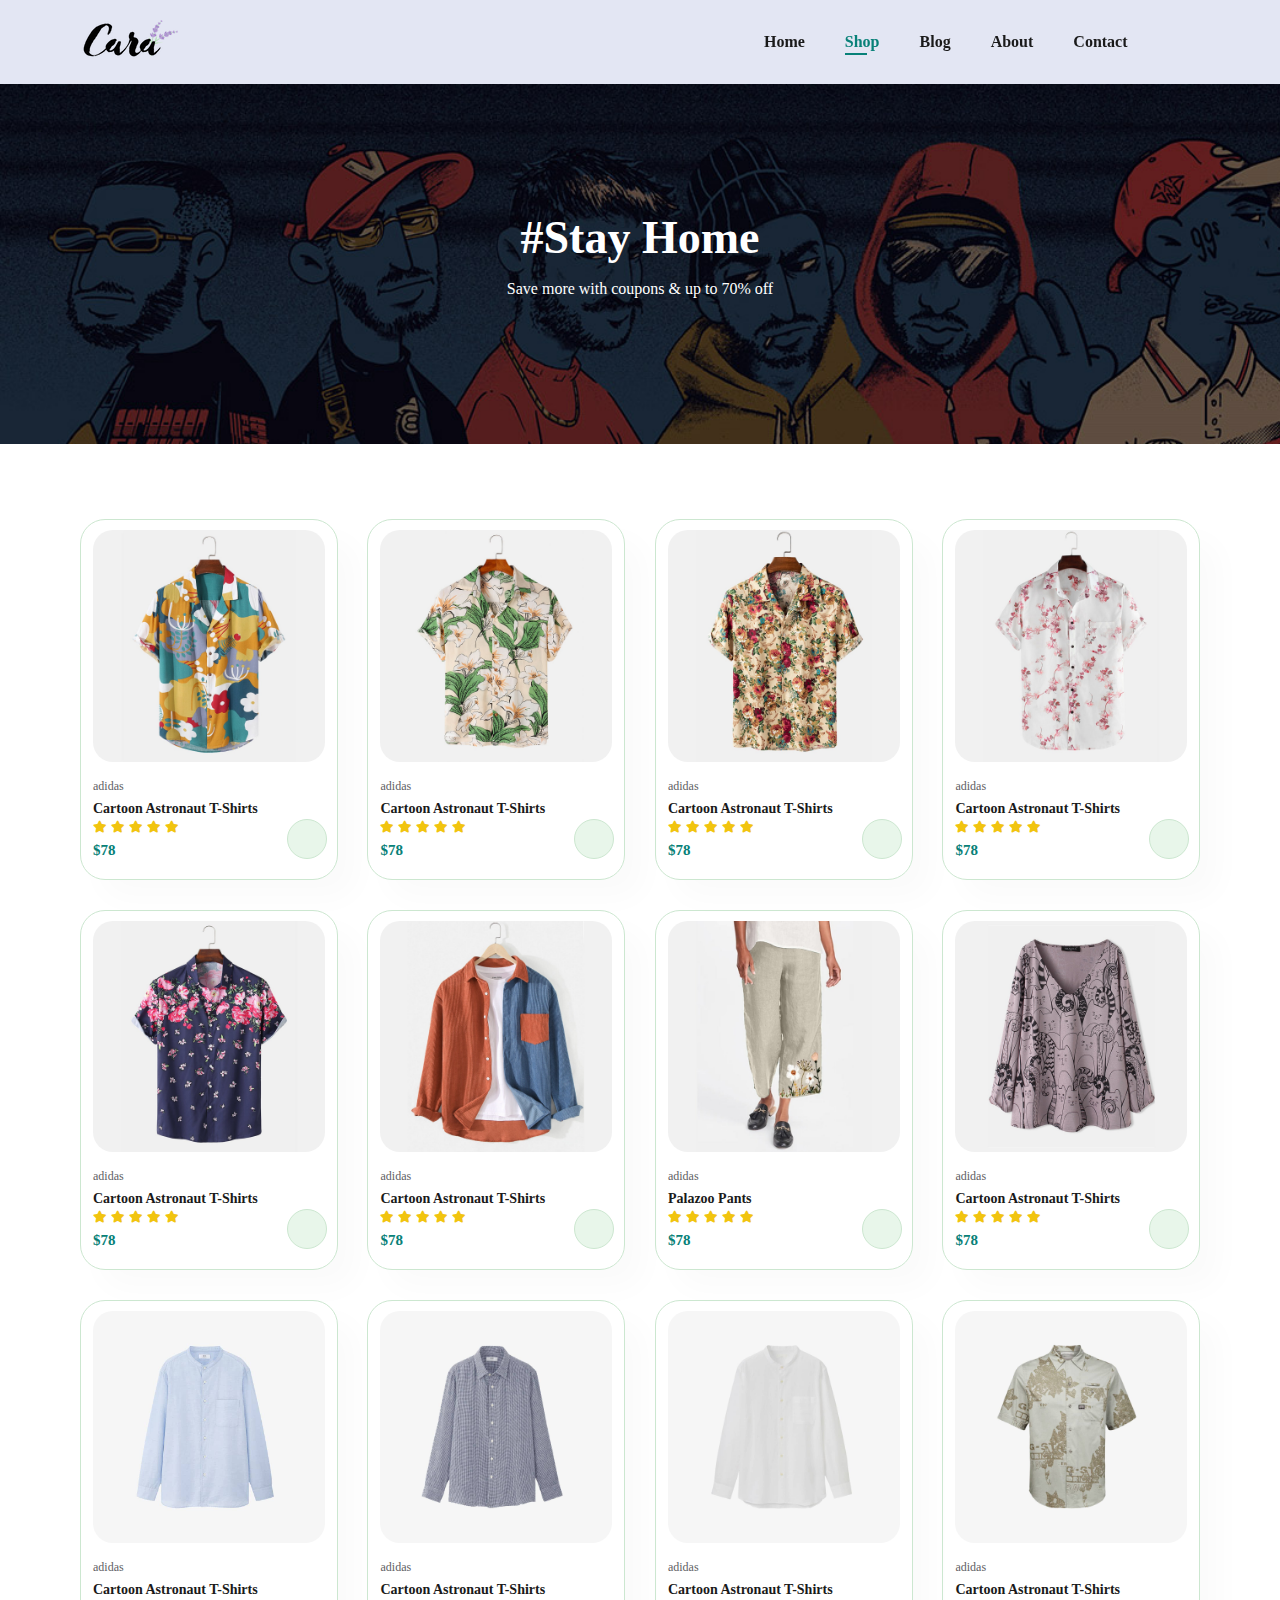
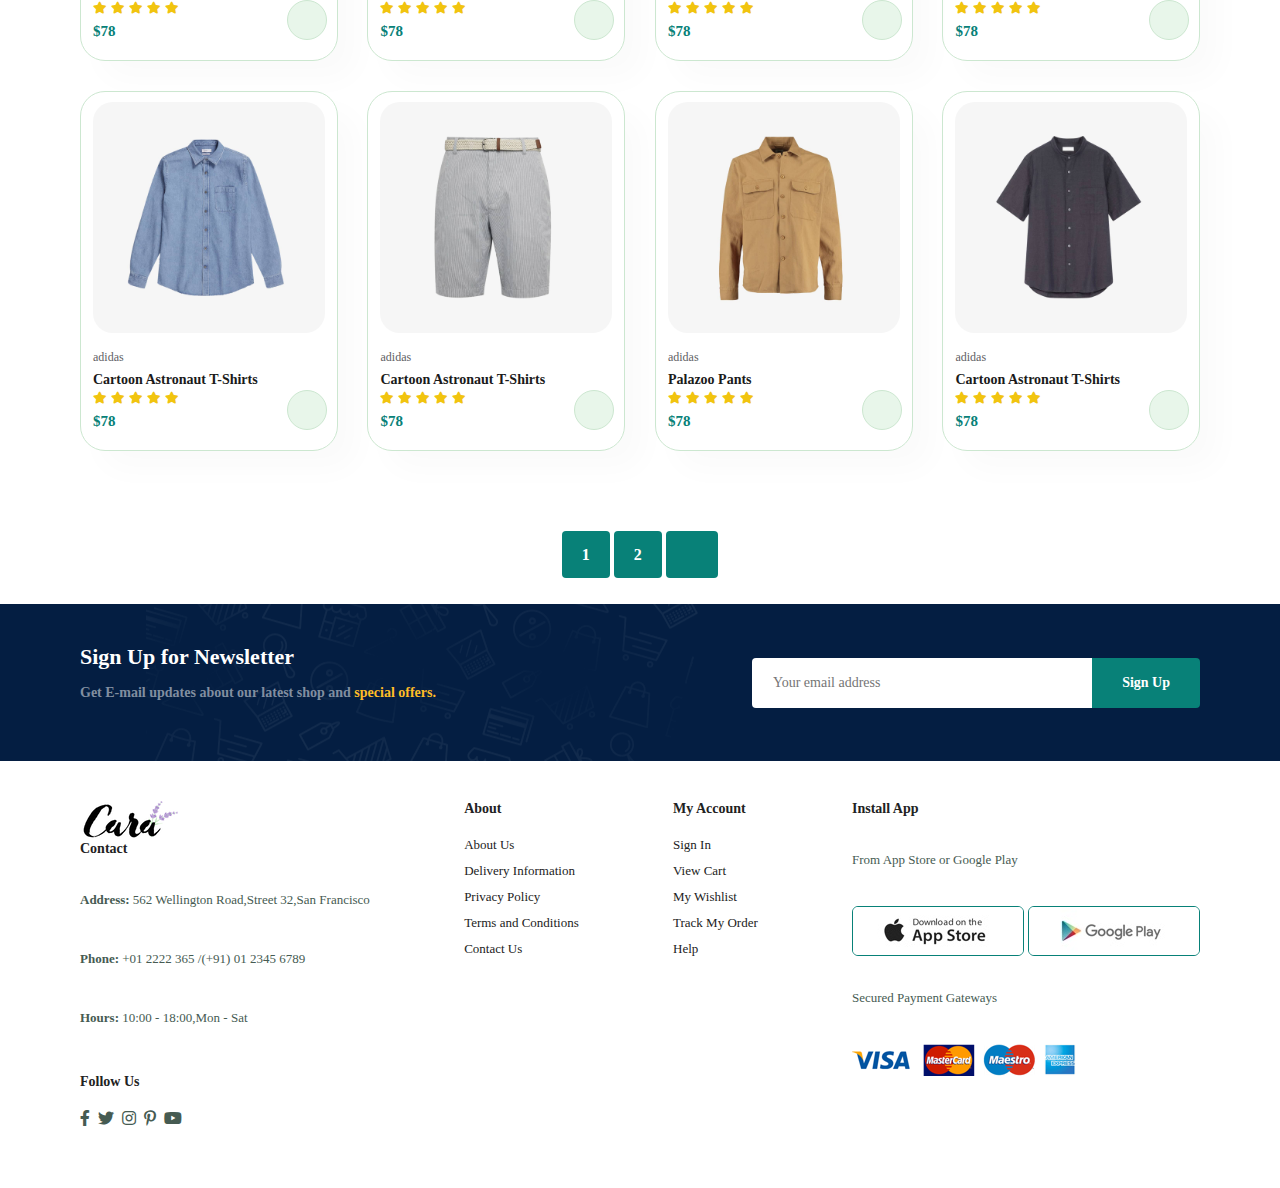
<file: shop.html>
<!DOCTYPE html>
<html lang="en">
<head>
    <meta charset="UTF-8">
    <meta http-equiv="X-UA-Compatible" content="IE-edge">
    <meta charset="viewport" content="width=device-width,initial-scale=1.0">
    <title>E-Commerce website</title>
    <link rel="stylesheet" href="style.css">
    <link rel="stylesheet" href="https://pro.fontawesome.com/releases/v5.10.0/css/all.css"/>
</head>
<body>
    <section id="header">
        <a href="#"><img src="./logo.png" class="logo" alt=""></a>
        <div>
            <ul id="navbar">
                <li><a  href="index.html">Home</a></li>
                <li><a class="active" href="shop.html">Shop</a></li>
                <li><a href="blog.html">Blog</a></li>
                <li><a href="about.html">About</a></li>
                <li><a href="contact.html">Contact</a></li>
                <li id="lg-cart"><a href="cart.html"><i class="fal fa-shopping-cart"></i></a></li>
                <a href="#" id="close"><i class="far fa-times"></i></a>
            </ul>
        </div>
        <div id="mobile">
            <a href="cart.html"><i class="fal fa-shopping-cart"></i></a>
            <i id="bar" class="fas fa-outdent"></i>
        </div>
    </section>
    <section id="page-header">
        <h2>#Stay Home</h2>
        <p>Save more with coupons & up to 70% off</p>
    </section>
    <section id="product1" class="section-p1">
       <div class="pro-container">
        <div class="pro" onclick="window.location.href='sproduct.html'">
            <img src="./products/f1.jpg" alt="">
            <div class="des">
                <span>adidas</span>
                <h5>Cartoon Astronaut T-Shirts</h5>
                <div class="star">
                    <i class="fas fa-star"></i>
                    <i class="fas fa-star"></i>
                    <i class="fas fa-star"></i>
                    <i class="fas fa-star"></i>
                    <i class="fas fa-star"></i>
                </div>
                <h4>$78</h4>
            </div>
            <a href="#"><i class="fal fa-shopping-cart cart"></i></a>
        </div>
        <div class="pro">
            <img src="./products/f2.jpg" alt="">
            <div class="des">
                <span>adidas</span>
                <h5>Cartoon Astronaut T-Shirts</h5>
                <div class="star">
                    <i class="fas fa-star"></i>
                    <i class="fas fa-star"></i>
                    <i class="fas fa-star"></i>
                    <i class="fas fa-star"></i>
                    <i class="fas fa-star"></i>
                </div>
                <h4>$78</h4>
            </div>
            <a href="#"><i class="fal fa-shopping-cart cart"></i></a>
        </div>
        <div class="pro">
            <img src="./products/f3.jpg" alt="">
            <div class="des">
                <span>adidas</span>
                <h5>Cartoon Astronaut T-Shirts</h5>
                <div class="star">
                    <i class="fas fa-star"></i>
                    <i class="fas fa-star"></i>
                    <i class="fas fa-star"></i>
                    <i class="fas fa-star"></i>
                    <i class="fas fa-star"></i>
                </div>
                <h4>$78</h4>
            </div>
            <a href="#"><i class="fal fa-shopping-cart cart"></i></a>
        </div>
        <div class="pro">
            <img src="./products/f4.jpg" alt="">
            <div class="des">
                <span>adidas</span>
                <h5>Cartoon Astronaut T-Shirts</h5>
                <div class="star">
                    <i class="fas fa-star"></i>
                    <i class="fas fa-star"></i>
                    <i class="fas fa-star"></i>
                    <i class="fas fa-star"></i>
                    <i class="fas fa-star"></i>
                </div>
                <h4>$78</h4>
            </div>
            <a href="#"><i class="fal fa-shopping-cart cart"></i></a>
        </div>
        <div class="pro">
            <img src="./products/f5.jpg" alt="">
            <div class="des">
                <span>adidas</span>
                <h5>Cartoon Astronaut T-Shirts</h5>
                <div class="star">
                    <i class="fas fa-star"></i>
                    <i class="fas fa-star"></i>
                    <i class="fas fa-star"></i>
                    <i class="fas fa-star"></i>
                    <i class="fas fa-star"></i>
                </div>
                <h4>$78</h4>
            </div>
            <a href="#"><i class="fal fa-shopping-cart cart"></i></a>
        </div>
        <div class="pro">
            <img src="./products/f6.jpg" alt="">
            <div class="des">
                <span>adidas</span>
                <h5>Cartoon Astronaut T-Shirts</h5>
                <div class="star">
                    <i class="fas fa-star"></i>
                    <i class="fas fa-star"></i>
                    <i class="fas fa-star"></i>
                    <i class="fas fa-star"></i>
                    <i class="fas fa-star"></i>
                </div>
                <h4>$78</h4>
            </div>
            <a href="#"><i class="fal fa-shopping-cart cart"></i></a>
        </div>
        <div class="pro">
            <img src="./products/f7.jpg" alt="">
            <div class="des">
                <span>adidas</span>
                <h5>Palazoo Pants</h5>
                <div class="star">
                    <i class="fas fa-star"></i>
                    <i class="fas fa-star"></i>
                    <i class="fas fa-star"></i>
                    <i class="fas fa-star"></i>
                    <i class="fas fa-star"></i>
                </div>
                <h4>$78</h4>
            </div>
            <a href="#"><i class="fal fa-shopping-cart cart"></i></a>
        </div>
        <div class="pro">
            <img src="./products/f8.jpg" alt="">
            <div class="des">
                <span>adidas</span>
                <h5>Cartoon Astronaut T-Shirts</h5>
                <div class="star">
                    <i class="fas fa-star"></i>
                    <i class="fas fa-star"></i>
                    <i class="fas fa-star"></i>
                    <i class="fas fa-star"></i>
                    <i class="fas fa-star"></i>
                </div>
                <h4>$78</h4>
            </div>
            <a href="#"><i class="fal fa-shopping-cart cart"></i></a>
        </div>
         <div class="pro">
             <img src="./products/n1.jpg" alt="">
             <div class="des">
                 <span>adidas</span>
                 <h5>Cartoon Astronaut T-Shirts</h5>
                 <div class="star">
                     <i class="fas fa-star"></i>
                     <i class="fas fa-star"></i>
                     <i class="fas fa-star"></i>
                     <i class="fas fa-star"></i>
                     <i class="fas fa-star"></i>
                 </div>
                 <h4>$78</h4>
             </div>
             <a href="#"><i class="fal fa-shopping-cart cart"></i></a>
         </div>
         <div class="pro">
             <img src="./products/n2.jpg" alt="">
             <div class="des">
                 <span>adidas</span>
                 <h5>Cartoon Astronaut T-Shirts</h5>
                 <div class="star">
                     <i class="fas fa-star"></i>
                     <i class="fas fa-star"></i>
                     <i class="fas fa-star"></i>
                     <i class="fas fa-star"></i>
                     <i class="fas fa-star"></i>
                 </div>
                 <h4>$78</h4>
             </div>
             <a href="#"><i class="fal fa-shopping-cart cart"></i></a>
         </div>
         <div class="pro">
             <img src="./products/n3.jpg" alt="">
             <div class="des">
                 <span>adidas</span>
                 <h5>Cartoon Astronaut T-Shirts</h5>
                 <div class="star">
                     <i class="fas fa-star"></i>
                     <i class="fas fa-star"></i>
                     <i class="fas fa-star"></i>
                     <i class="fas fa-star"></i>
                     <i class="fas fa-star"></i>
                 </div>
                 <h4>$78</h4>
             </div>
             <a href="#"><i class="fal fa-shopping-cart cart"></i></a>
         </div>
         <div class="pro">
             <img src="./products/n4.jpg" alt="">
             <div class="des">
                 <span>adidas</span>
                 <h5>Cartoon Astronaut T-Shirts</h5>
                 <div class="star">
                     <i class="fas fa-star"></i>
                     <i class="fas fa-star"></i>
                     <i class="fas fa-star"></i>
                     <i class="fas fa-star"></i>
                     <i class="fas fa-star"></i>
                 </div>
                 <h4>$78</h4>
             </div>
             <a href="#"><i class="fal fa-shopping-cart cart"></i></a>
         </div>
         <div class="pro">
             <img src="./products/n5.jpg" alt="">
             <div class="des">
                 <span>adidas</span>
                 <h5>Cartoon Astronaut T-Shirts</h5>
                 <div class="star">
                     <i class="fas fa-star"></i>
                     <i class="fas fa-star"></i>
                     <i class="fas fa-star"></i>
                     <i class="fas fa-star"></i>
                     <i class="fas fa-star"></i>
                 </div>
                 <h4>$78</h4>
             </div>
             <a href="#"><i class="fal fa-shopping-cart cart"></i></a>
         </div>
         <div class="pro">
             <img src="./products/n6.jpg" alt="">
             <div class="des">
                 <span>adidas</span>
                 <h5>Cartoon Astronaut T-Shirts</h5>
                 <div class="star">
                     <i class="fas fa-star"></i>
                     <i class="fas fa-star"></i>
                     <i class="fas fa-star"></i>
                     <i class="fas fa-star"></i>
                     <i class="fas fa-star"></i>
                 </div>
                 <h4>$78</h4>
             </div>
             <a href="#"><i class="fal fa-shopping-cart cart"></i></a>
         </div>
         <div class="pro">
             <img src="./products/n7.jpg" alt="">
             <div class="des">
                 <span>adidas</span>
                 <h5>Palazoo Pants</h5>
                 <div class="star">
                     <i class="fas fa-star"></i>
                     <i class="fas fa-star"></i>
                     <i class="fas fa-star"></i>
                     <i class="fas fa-star"></i>
                     <i class="fas fa-star"></i>
                 </div>
                 <h4>$78</h4>
             </div>
             <a href="#"><i class="fal fa-shopping-cart cart"></i></a>
         </div>
         <div class="pro">
             <img src="./products/n8.jpg" alt="">
             <div class="des">
                 <span>adidas</span>
                 <h5>Cartoon Astronaut T-Shirts</h5>
                 <div class="star">
                     <i class="fas fa-star"></i>
                     <i class="fas fa-star"></i>
                     <i class="fas fa-star"></i>
                     <i class="fas fa-star"></i>
                     <i class="fas fa-star"></i>
                 </div>
                 <h4>$78</h4>
             </div>
             <a href="#"><i class="fal fa-shopping-cart cart"></i></a>
         </div>
        </div>
     </section>
     <section id="pagination" class="section-p1">
      <a href="#">1</a>
      <a href="#">2</a>
      <a href="#"><i class="fal fa-long-arrow-alt-right"></i></a>
     </section>
     <section id="newsletter" class="section-p1" class="section-m1">
        <div class="newstext">
            <h4>Sign Up for Newsletter</h4>
            <p>Get E-mail updates about our latest shop and <span>special offers.</span></p>
        </div>
        <div class="form">
            <input type="text" placeholder="Your email address">
            <button class="normal">Sign Up</button>
        </div>
     </section>
     <footer class="section-p1">
        <div class="col">
            <img src="./logo.png">
            <h4>Contact</h4>
            <p><strong>Address: </strong> 562 Wellington Road,Street 32,San Francisco</p>
            <p><strong>Phone: </strong>+01 2222 365 /(+91) 01 2345 6789</p>
            <p><strong>Hours: </strong>10:00 - 18:00,Mon - Sat</p>
            <div class="follow">
                <h4>Follow Us</h4>
                <div class="icon">
                    <i class="fab fa-facebook-f"></i>
                    <i class="fab fa-twitter"></i>
                    <i class="fab fa-instagram"></i>
                    <i class="fab fa-pinterest-p"></i>
                    <i class="fab fa-youtube"></i>
                </div>
            </div>
        </div>
        <div class="col">
            <h4>About</h4>
            <a href="#">About Us</a>
            <a href="#">Delivery Information</a>
            <a href="#">Privacy Policy</a>
            <a href="#">Terms and Conditions</a>
            <a href="#">Contact Us</a>
        </div>
        <div class="col">
            <h4>My Account</h4>
            <a href="#">Sign In</a>
            <a href="#">View Cart</a>
            <a href="#">My Wishlist</a>
            <a href="#">Track My Order</a>
            <a href="#">Help</a>
        </div>
        <div class="col install">
            <h4>Install App</h4>
            <p>From App Store or Google Play</p>
            <div class="row">
                <img src="./pay/app.jpg" alt="">
                <img src="./pay/play.jpg" alt="">
            </div>
            <p>Secured Payment Gateways</p>
            <img src="./pay/pay.png" alt="">
       </div>
     </footer>
    <script src="script.js"></script>
</body>
</html>
</file>
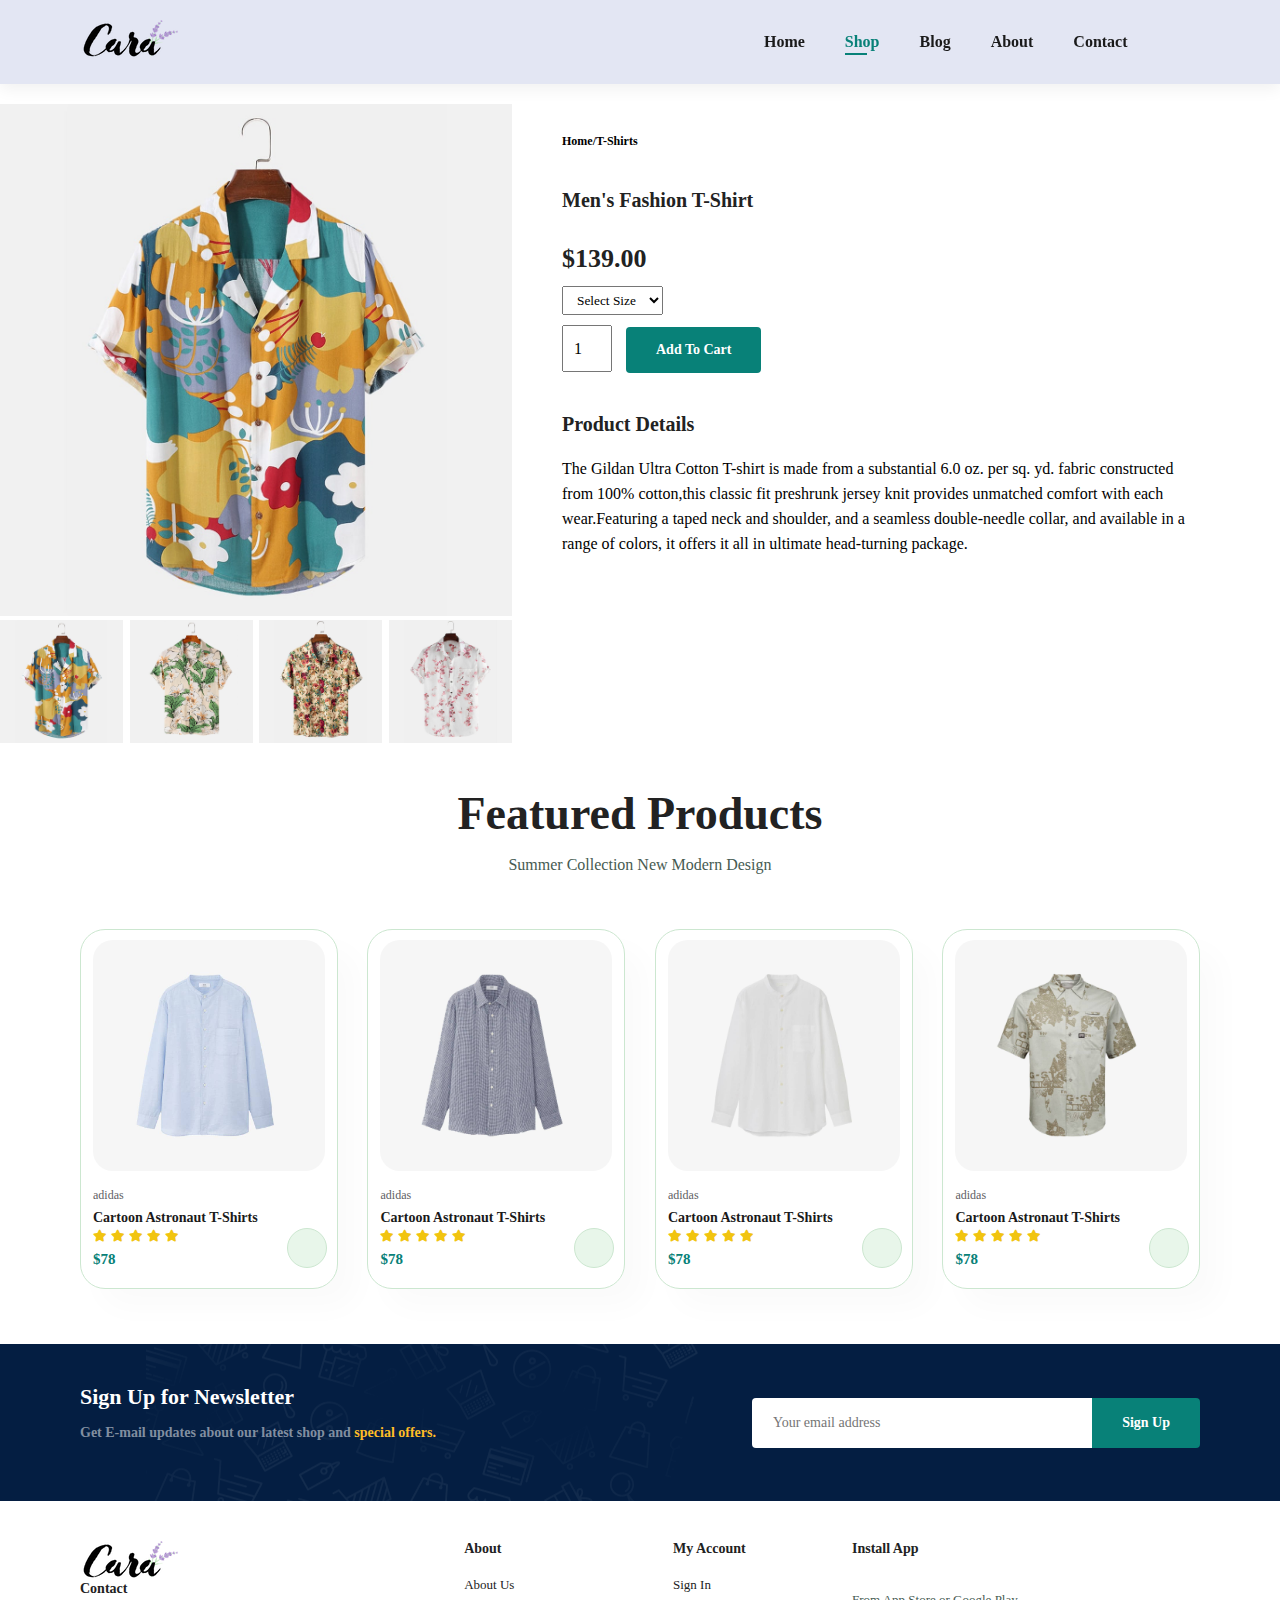
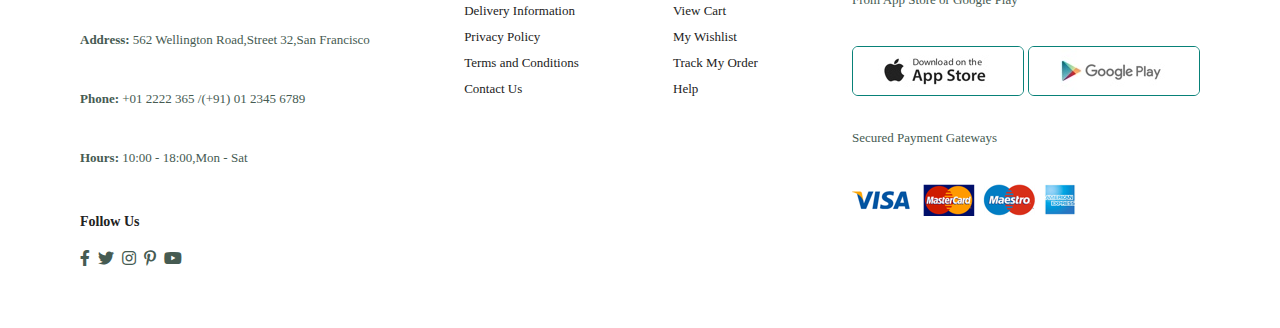
<file: sproduct.html>
<!DOCTYPE html>
<html lang="en">
<head>
    <meta charset="UTF-8">
    <meta http-equiv="X-UA-Compatible" content="IE-edge">
    <meta charset="viewport" content="width=device-width,initial-scale=1.0">
    <title>E-Commerce website</title>
    <link rel="stylesheet" href="style.css">
    <link rel="stylesheet" href="https://pro.fontawesome.com/releases/v5.10.0/css/all.css"/>
</head>
<body>
    <section id="header">
        <a href="#"><img src="./logo.png" class="logo" alt=""></a>
        <div>
            <ul id="navbar">
                <li><a  href="index.html">Home</a></li>
                <li><a class="active" href="shop.html">Shop</a></li>
                <li><a href="blog.html">Blog</a></li>
                <li><a href="about.html">About</a></li>
                <li><a href="contact.html">Contact</a></li>
                <li id="lg-cart"><a href="cart.html"><i class="fal fa-shopping-cart"></i></a></li>
                <a href="#" id="close"><i class="far fa-times"></i></a>
            </ul>
        </div>
        <div id="mobile">
            <a href="cart.html"><i class="fal fa-shopping-cart"></i></a>
            <i id="bar" class="fas fa-outdent"></i>
        </div>
    </section>
    <section id="prodetails">
        <div class="single-pro-image">
            <img src="./products/f1.jpg" width="100%" id="MainImg" alt="">
            <div class="small-img-group">
                <div class="small-img-col">
                    <img src="./products/f1.jpg" width="100%" class="small-img" alt="">
                </div>
                <div class="small-img-col">
                    <img src="./products/f2.jpg" width="100%" class="small-img" alt="">
                </div>
                <div class="small-img-col">
                    <img src="./products/f3.jpg" width="100%" class="small-img" alt="">
                </div>
                <div class="small-img-col">
                    <img src="./products/f4.jpg" width="100%" class="small-img" alt="">
                </div>
            </div>
        </div>
        <div class="single-pro-details">
            <h6>Home/T-Shirts</h6>
            <h4>Men's Fashion T-Shirt</h4>
            <h2>$139.00</h2>
            <select>
                <option>Select Size</option>
                <option>XL</option>
                <option>XXL</option>
                <option>Small</option>
                <option>Large</option>
            </select>
            <input type="number" value="1">
            <button class="normal">Add To Cart</button>
            <h4>Product Details</h4>
            <span>The Gildan Ultra Cotton T-shirt is made from a substantial 6.0 oz.
                per sq. yd. fabric constructed from 100% cotton,this classic fit preshrunk
                jersey knit provides unmatched comfort with each wear.Featuring a taped neck
                and shoulder, and a seamless double-needle collar, and available in a range
                of colors, it offers it all in ultimate head-turning package.</span>
        </div>
    </section>
    <section id="product1" class="section-p1">
        <h2>Featured Products</h2>
        <p>Summer Collection New Modern Design</p>
        <div class="pro-container">
         <div class="pro">
             <img src="./products/n1.jpg" alt="">
             <div class="des">
                 <span>adidas</span>
                 <h5>Cartoon Astronaut T-Shirts</h5>
                 <div class="star">
                     <i class="fas fa-star"></i>
                     <i class="fas fa-star"></i>
                     <i class="fas fa-star"></i>
                     <i class="fas fa-star"></i>
                     <i class="fas fa-star"></i>
                 </div>
                 <h4>$78</h4>
             </div>
             <a href="#"><i class="fal fa-shopping-cart cart"></i></a>
         </div>
         <div class="pro">
             <img src="./products/n2.jpg" alt="">
             <div class="des">
                 <span>adidas</span>
                 <h5>Cartoon Astronaut T-Shirts</h5>
                 <div class="star">
                     <i class="fas fa-star"></i>
                     <i class="fas fa-star"></i>
                     <i class="fas fa-star"></i>
                     <i class="fas fa-star"></i>
                     <i class="fas fa-star"></i>
                 </div>
                 <h4>$78</h4>
             </div>
             <a href="#"><i class="fal fa-shopping-cart cart"></i></a>
         </div>
         <div class="pro">
             <img src="./products/n3.jpg" alt="">
             <div class="des">
                 <span>adidas</span>
                 <h5>Cartoon Astronaut T-Shirts</h5>
                 <div class="star">
                     <i class="fas fa-star"></i>
                     <i class="fas fa-star"></i>
                     <i class="fas fa-star"></i>
                     <i class="fas fa-star"></i>
                     <i class="fas fa-star"></i>
                 </div>
                 <h4>$78</h4>
             </div>
             <a href="#"><i class="fal fa-shopping-cart cart"></i></a>
         </div>
         <div class="pro">
             <img src="./products/n4.jpg" alt="">
             <div class="des">
                 <span>adidas</span>
                 <h5>Cartoon Astronaut T-Shirts</h5>
                 <div class="star">
                     <i class="fas fa-star"></i>
                     <i class="fas fa-star"></i>
                     <i class="fas fa-star"></i>
                     <i class="fas fa-star"></i>
                     <i class="fas fa-star"></i>
                 </div>
                 <h4>$78</h4>
             </div>
             <a href="#"><i class="fal fa-shopping-cart cart"></i></a>
         </div>
        </div>
     </section>
     <section id="newsletter" class="section-p1" class="section-m1">
        <div class="newstext">
            <h4>Sign Up for Newsletter</h4>
            <p>Get E-mail updates about our latest shop and <span>special offers.</span></p>
        </div>
        <div class="form">
            <input type="text" placeholder="Your email address">
            <button class="normal">Sign Up</button>
        </div>
     </section>
     <footer class="section-p1">
        <div class="col">
            <img src="./logo.png">
            <h4>Contact</h4>
            <p><strong>Address: </strong> 562 Wellington Road,Street 32,San Francisco</p>
            <p><strong>Phone: </strong>+01 2222 365 /(+91) 01 2345 6789</p>
            <p><strong>Hours: </strong>10:00 - 18:00,Mon - Sat</p>
            <div class="follow">
                <h4>Follow Us</h4>
                <div class="icon">
                    <i class="fab fa-facebook-f"></i>
                    <i class="fab fa-twitter"></i>
                    <i class="fab fa-instagram"></i>
                    <i class="fab fa-pinterest-p"></i>
                    <i class="fab fa-youtube"></i>
                </div>
            </div>
        </div>
        <div class="col">
            <h4>About</h4>
            <a href="#">About Us</a>
            <a href="#">Delivery Information</a>
            <a href="#">Privacy Policy</a>
            <a href="#">Terms and Conditions</a>
            <a href="#">Contact Us</a>
        </div>
        <div class="col">
            <h4>My Account</h4>
            <a href="#">Sign In</a>
            <a href="#">View Cart</a>
            <a href="#">My Wishlist</a>
            <a href="#">Track My Order</a>
            <a href="#">Help</a>
        </div>
        <div class="col install">
            <h4>Install App</h4>
            <p>From App Store or Google Play</p>
            <div class="row">
                <img src="./pay/app.jpg" alt="">
                <img src="./pay/play.jpg" alt="">
            </div>
            <p>Secured Payment Gateways</p>
            <img src="./pay/pay.png" alt="">
       </div>
     </footer>
     <script>
        var MainImg = document.getElementById("MainImg");
        var smallimg = document.getElementsByClassName("small-img");
        smallimg[0].onclick = function(){
            MainImg.src = smallimg[0].src;
        }
        smallimg[1].onclick = function(){
            MainImg.src = smallimg[1].src;
        }
        smallimg[2].onclick = function(){
            MainImg.src = smallimg[2].src;
        }
        smallimg[3].onclick = function(){
            MainImg.src = smallimg[3].src;
        }
     </script>
    <script src="script.js"></script>
</body>
</html>
</file>
<file: style.css>
@import url('https://fonts.googleapis.com/css2?family=Spartan:wght@100;200;300;400;500;600;700;800;900&display=swap');
*{
    margin: 0;
    padding: 0;
    box-sizing: border-box;
    font-family: 'Baloo Bhai', cursive;
}

h1{
    font-size: 50px;
    line-height: 64px;
    color: #222;
}

h2{
    font-size: 46px;
    line-height: 54px;
    color: #222;    
}

h4{
    font-size: 20px;
    color: #222;
}

h6{
    font-weight: 700;
    font-size: 12px;
}

p{
    font-size:16px;
    color:#465b52;
    margin: 15px 0 20px 0;
}

.section-p1{
    padding: 40px 80px;
}

.section-m1{
    margin: 40px 0;
}

button.normal{
   font-size: 14px;
   font-weight: 600;
   padding: 15px 30px;
   color: #000;
   background-color: #fff;
   border-radius: 4px;
   cursor: pointer;
   border: none;
   outline: none;
   transition: 0.2s;
}

button.white{
    font-size: 13px;
    font-weight: 600;
    padding: 11px 18px;
    color: #fff;
    background-color: transparent;
    cursor: pointer;
    border: 1px solid #fff;
    outline: none;
    transition: 0.2s;
 }
body{
    width: 100%;
}

#header{
    display: flex;
    align-items: center;
    justify-content: space-between;
    padding: 20px 80px;
    background: #E3E6F3;
    box-shadow: 0 5px 15px rgba(0,0,0,0.06);   
    z-index: 999;
    position: sticky;
    top: 0;
    left: 0;
}

#navbar{
    display: flex;
    align-items:center;
    justify-content: center;
}

#navbar li{
    list-style: none;
    padding: 0 20px;
    position: relative;
}

#navbar li a{
    text-decoration: none;
    font-size: 16px;
    font-weight: 600;
    color: #1a1a1a;
    transition: 0.3 ease;
}
#navbar li a:hover,
#navbar li a.active{
    color: #088178;
}

#navbar li a.active::after,
#navbar li a:hover::after{
   content: "";
   width: 30%;
   height: 2px;
   background:#088178;
   position: absolute;
   bottom: -4px;
   left: 20px;    
}

#mobile{
    display: none;
    align-items: center;
}

#close{
    display: none;
}

#hero{
    background-image: url('./hero4.png');
    height: 90vh;
    width: 100%;
    background-size: cover;
    background-position: top 25% right 0;
    padding: 0 80px;
    display: flex;
    flex-direction: column;
    align-items: flex-start;
    justify-content: center;
}
#hero h4{
    padding-bottom: 15px;
}

#hero h1{
    color: #088178;
}

#hero button{
    background-image: url("./button.png");
    background-color: transparent;
    color: #088178;
    border: 0;
    padding: 14px 80px 14px 65px;
    background-repeat: no-repeat;
    cursor: pointer;
    font-weight: 700;
    font-size: 20px;
}
#feature{
    display: flex;
    align-items: center;
    justify-content: space-between;
    flex-wrap:wrap;
}
#feature .fe-box{
   width: 180px;
   text-align: center;
   padding: 25px 15px;
   box-shadow: 20px 20px 34px rgba(0,0,0,0.03);
   border: 1px solid #cce7d0;
   border-radius: 4px;
   margin: 15px 0;
}
#feature .fe-box:hover{
    box-shadow: 10px 10px 54px rgba(70,62,221,0.1);
}

#feature .fe-box img{
    width: 100%;
    margin-bottom: 10px;
}

#feature .fe-box h6{
    display: inline-block;
    padding: 9px 8px 6px 8px;
    line-height: 1;
    border-radius: 4px;
    color: #088178;
    background-color: #fddde4;
}

#feature .fe-box:nth-child(2) h6{
    background-color: #cdebbc;
}
#feature .fe-box:nth-child(3) h6{
    background-color: #d1e8f2;
}
#feature .fe-box:nth-child(4) h6{
    background-color: #cdd4f8;
}
#feature .fe-box:nth-child(5) h6{
    background-color: #f6dbf6;
}
#feature .fe-box:nth-child(6) h6{
    background-color: #fff2e5;
}
#product1{
    text-align: center;
}
#product1 .pro-container{
    display: flex;
    justify-content: space-between;
    padding-top: 20px;
    flex-wrap: wrap;
}
#product1 .pro{
    width: 23%;
    min-width: 250px;
    padding: 10px 12px;
    border: 1px solid #cce7d0;
    border-radius: 25px;
    cursor: pointer;
    box-shadow: 20px 20px 30px rgba(0,0,0,0.02);
    margin: 15px 0;
    transition: 0.2 ease;
    position: relative;
}
#product1 .pro:hover{
    box-shadow: 20px 20px 30px rgba(0,0,0,0.06);
}
#product1 .pro img{
    width: 100%;
    border-radius: 20px;
}
#product1 .pro .des{
    text-align: start;
    padding: 10px 0;
}
#product1 .pro .des span{
    color: #606063;
    font-size: 12px;
}
#product1 .pro .des h5{
    padding-top: 7px;
    color: #1a1a1a;
    font-size: 14px;
}
#product1 .pro .des i{
    font-size: 12px;
    color: #f1c40f;
}
#product1 .pro .des h4{
    padding-top:7px;
    font-size: 15px;
    font-weight: 700;
    color: #088178;
}
#product1 .pro .cart{
    width: 40px;
    height: 40px;
    line-height: 40px;
    border-radius: 50px;
    background-color: #e8f6ea;
    font-weight: 500;
    color: #088178;
    border: 1px solid #cce7d0;
    position: absolute;
    bottom: 20px;
    right: 10px;
}
#banner{
    display: flex;
    flex-direction: column;
    justify-content: center;
    align-items: center;
    text-align: center;
    background-image: url('./banner/b2.jpg');
    width: 100%;
    height: 40vh;
    background-size: cover;
    background-position: center;
}
#banner h4{
    color: #fff;
    font-size: 16px;
}
#banner h2{
    color: #fff;
    font-size: 30px;
    padding: 10px 0;
}
#banner h2 span{
    color: #ef3636;
}
#banner button:hover{
    background:#088178;
    color: #fff;
}
#sm-banner{
    display: flex;
    justify-content:space-between;
    flex-wrap: wrap;
}

#sm-banner .banner-box{
    display: flex;
    flex-direction: column;
    justify-content: center;
    align-items: flex-start;
    text-align: center;
    background-image: url('./banner/b17.jpg');
    min-width: 50%;
    height: 50vh;
    background-size: cover;
    background-position: center;
    padding: 30px;   
}

#sm-banner .banner-box2{
    background-image: url('./banner/b10.jpg');
}

#sm-banner h4{
    color: #000;
    font-size: 20px;
    font-weight: 300;
}
#sm-banner h2{
    color:#000;
    font-size:28px;
    font-weight: 800;
}

#sm-banner span{
    color:#000;
    font-size:14px;
    font-weight: 500;
    padding-bottom: 15px;
}

#sm-banner .banner-box:hover button{
    background: #088178;
    border: 1px solid #088178;
}

#banner3{
    display: flex;
    justify-content: space-between;
    flex-wrap: wrap;
    padding: 0 80px;
}

#banner3  .banner-box{
    display: flex;
    flex-direction: column;
    justify-content: center;
    align-items: flex-start;
    text-align: center;
    background-image: url('./banner/b7.jpg');
    min-width: 30%;
    height: 30vh;
    background-size: cover;
    background-position: center;
    padding: 30px;
    margin-bottom: 20px;   
}

#banner3 .banner-box2{
    background-image: url('./banner/b4.jpg');
}

#banner3 .banner-box3{
    background-image: url('./banner/b18.jpg');
}

#banner3 h2{
    color:#fff;
    font-weight: 900;
    font-size: 22px;
}

#banner3 h3{
    color:#2c3e50;
    font-weight: 800;
    font-size: 15px;
}

#newsletter{
    display: flex;
    justify-content: space-between;
    flex-wrap: wrap;
    align-items: center;
    background-image: url('./banner/b14.png');
    background-repeat: no-repeat;
    background-position: 20% 30%;
    background-color: #041e42;
}

#newsletter h4{
    font-size: 22px;
    font-weight: 700;
    color: #fff;
}

#newsletter p{
    font-size: 14px;
    font-weight: 600;
    color: #818ea0;
}

#newsletter span{
    color: #ffbd27;
}

#newsletter .form{
    display: flex;
    width: 40%;
}

#newsletter input{
    height: 3.125rem;
    padding: 0 1.25rem;
    font-size: 14px;
    width: 100%;
    border: 1px solid transparent;
    border-radius: 4px;
    outline: none;
    border-top-right-radius: 0;
    border-bottom-right-radius: 0;
}

#newsletter button{
    background-color: #088178;
    color: #fff;
    white-space: nowrap;
    border-top-left-radius: 0;
    border-bottom-left-radius: 0;
}

footer{
    display: flex;
    flex-wrap: wrap;
    justify-content: space-between;
}

footer .col{
    display: flex;
    flex-direction: column;
    align-items: flex-start;
    margin-bottom: 20px;
}

footer .logo{
    margin-bottom: 30px;
}

footer h4{
    font-size: 14px;
    padding-bottom: 20px;
}

footer p{
    font-size:13px;
    padding: 0 0 8px 0;
}

footer a{
    font-size: 13px;
    text-decoration: none;
    color: #222;
    margin-bottom: 10px;
}

footer .follow{
    margin-top: 20px;
}

footer .follow i{
    color: #465b52;
    padding-right: 4px;
    cursor: pointer;
}

footer .install .row img{
    border: 1px solid #088178;
    border-radius: 6px;
}

footer .install img{
    margin: 10px 0 15px 0;
}

footer .follow i:hover,
footer a:hover{
    color: #088178;
}

#page-header.blog-header{
    background-image: url(./banner/b19.jpg);
}

#blog{
    padding: 150px 150px 0 150px;
}

#blog .blog-box{
    display: flex;
    align-items: center;
    width: 100%;
    position: relative;
    padding-bottom: 90px;
}

#blog .blog-img{
    width: 50%;
    margin-right: 40px;
}

#blog img{
    width: 100%;
    height: 300px;
    object-fit: cover;
}

#blog .blog-details{
    width: 50%;
}

#blog .blog-details a{
    text-decoration: none;
    font-size: 11px;
    color: #000;
    font-weight: 700;
    position: relative;
    transition: 0.3s;
}

#blog .blog-details a::after{
    content: "";
    width: 50px;
    height: 1px;
    background-color: #000;
    position: absolute;
    top: 4px;
    right: -60px;
}

#blog .blog-details a:hover{
    color: #088178;
}

#blog .blog-details a:hover::after{
    background-color: #088178;
}

#blog .blog-box h1{
    position: absolute;
    top: -40px;
    left: 0;
    font-size: 70px;
    font-weight: 700;
    color: #c9cbce;
    z-index: -9;
}

#page-header.about-header{
    background-image: url("./about/banner.png");
}

#about-head{
    display: flex;
    align-items: center;
}

#about-head img{
    width: 50%;
    height: auto;
} 

#about-head div{
    padding-left: 40px;
}

#about-app{
    text-align: center;
}

#about-app .video{
    width: 70%;
    height: 100%;
    margin: 30px auto 0 auto;
}

#about-app .video video{
    width: 100%;
    height: 100%;
    border-radius: 20px;
}

#contact-details{
    display: flex;
    align-items: center;
    justify-content: space-between;
}

#contact-details .details{
    width: 40%;
}

#contact-details .details span,
#form-details form span{
    font-size: 12px;
}

#contact-details .details h2,
#form-details form h2{
   font-size: 26px;
   line-height: 35px;
   padding: 20px 0;
}

#contact-details .details h3{
    font-size: 16px;
    padding-bottom: 15px;
}

#contact-details .details li{
    list-style: none;
    display: flex;
    padding: 10px 0;
}

#contact-details .details li i{
    font-size: 14px;
    padding-right: 22px;
}

#contact-details .details li p{
    margin: 0;
    font-size: 14px;
}

#contact-details .map{
    width: 55%;
    height: 400px;
}

#contact-details .map iframe{
    width: 100%;
    height: 100%;
}

#form-details{
    display: flex;
    justify-content: space-between;
    margin: 30px;
    padding: 80px;
    border: 1px solid #e1e1e1;
}

#form-details form{
    width: 65%;
    display: flex;
    flex-direction: column;
    align-items: flex-start;
}

#form-details form input,
#form-details form textarea{
    width: 100%;
    padding: 12px 15px;
    outline: none;
    margin-bottom: 20px;
    border: 1px solid #e1e1e1;
}

#form-details form button{
    background-color: #088178;
    color: #fff;
}

#form-details .people div{
    padding-bottom: 25px;
    display: flex;
    align-items: flex-start;
}

#form-details .people div img{
    width: 65px;
    height: 65px;
    object-fit: cover;
    margin-right: 15px;
}


#form-details .people div p{
    margin: 0;
    font-size: 13px;
    line-height: 25px;
}

#form-details .people div p span{
    display: block;
    font-size: 16px;
    font-weight: 600;
    color: #000;
}

#cart {
    overflow-x:auto;
}

#cart table{
    width: 100%;
    border-collapse: collapse;
    table-layout: fixed;
    white-space: nowrap;
}

#cart table img{
    width: 70px;
}

#cart table td:nth-child(1){
    width: 100px;
    text-align: center;
}

#cart table td:nth-child(2){
    width: 150px;
    text-align: center;
}

#cart table td:nth-child(3){
    width: 250px;
    text-align: center;
}

#cart table td:nth-child(4),
#cart table td:nth-child(5),
#cart table td:nth-child(6){
    width: 150px;
    text-align: center;
}

#cart table td:nth-child(5) input{
    width: 70px;
    padding: 10px 5px 10px 15px;
}

#cart table thead{
    border: 1px solid #e1e9e1;
    border-left: none;
    border-right: none;
}

#cart table thead td{
    font-weight: 700;
    text-transform: uppercase;
    font-size: 13px;
    padding: 18px 0;
}

#cart table tbody tr td{
    padding-top: 15px;
}

#cart table tbody  td{
    font-size: 13px;
}

#cart-add{
    display: flex;
    flex-wrap: wrap;
    justify-content: space-between;
}

#coupon{
    width: 50%;
    margin-bottom: 30px;
}

#coupon h3,
#subtotal h3{
    padding-bottom: 15px;
}

#coupon input{   
    padding: 10px 20px;
    outline: none;
    width: 60%;
    margin-right: 10px;
    border: 1px solid #e2e9e1; 
}

#coupon button,
#subtotal button{
    background-color: #088178;
    color: #fff;
    padding: 12px 20px;
}

#subtotal{
    width: 50%;
    margin-bottom: 30px;
    border: 1px solid #e2e9e1;
    padding: 30px;
}

#subtotal table{
    border-collapse: collapse;
    width: 100%;
    margin-bottom: 20px;
}

#subtotal table td{
    width: 50%;
    border: 1px solid #e2e9e1;
    padding: 10px;
    font-size: 13px;
}

@media screen and (max-width:799px){
    .section-p1{
        padding: 40px 40px;
    }
    #navbar{
        display: flex;
        flex-direction: column;
        align-items: flex-start;
        justify-content: flex-start;
        position: fixed;
        top: 0;
        right: -300px;
        height: 100vh;
        width: 300px;
        background-color: #E3E6F3;
        box-shadow: 0 40px 60px rgba(0,0,0,0.1);
        padding: 80px 0 0 10px;
        color: red;
        transition: 0.3s;
    }
    #navbar.active{
        right: 0px;
    }
    #navbar li{
        margin-bottom: 25px;
    }
    #mobile{
        display: flex;
        align-items: center;
    }
    #mobile i{
        color: #1a1a1a;
        font-size: 24px;
        padding-left: 20px;
    }
    #close{
        display: initial;
        position: absolute;
        top: 30px;
        left: 30px;
        color: #222;
        font-size: 24px;
    }
    #lg-cart{
        display: none;
    }
    #hero{
        height: 70vh;
        padding: 0 80px;
        background-position: top 30% right 30%;
    }
    #feature{
        justify-content: center;
    }
    #feature .fe-box{
        margin: 15px 15px;
    }
    #product1 .pro-container{
        justify-content: center;
    }
    #product1 .pro{
        margin: 15px;
    }
    #banner{
        height: 20vh;
    }
    #sm-banner .banner-box{
        min-width: 100%;
        height: 30vh;
    }
    #banner3{
        padding: 0 40px;
    }
    #banner3 .banner-box{
        width: 28%;
    }
    #newsletter .form{
        width: 70%;
    }
    #form-details{
        padding: 40px;
    }
    #form-details form{
        width: 50%;
    }
}

@media screen and (max-width:477px){
    .section-p1{
        padding: 20px;
    }
    #header{
        padding: 10px 30px;
    }
    h1{
        font-size: 38px;
    }
    h2{
        font-size: 32px;
    }
    #hero{
        padding: 0 20px;
        background-position: 55%;
    }
    #feature{
        justify-content: space-between;
    }
    #feature .fe-box{
        width: 155px;
        margin: 0 0 15px 0;
    }
    #product1 .pro{
        width: 100%;
    }
    #banner{
        height: 40vh;
    }
    #sm-banner .banner-box{
        height: 40vh;
    }
    #sm-banner .banner-box2{
        height: 20vh;
    }
    #banner3{
        padding: 0 20px;
    }
    #banner3 .banner-box{
        width: 100%;
    }
    #newsletter .form{
        width: 100%;
    }
    #prodetails{
        display: flex;
        flex-direction: column;
    }
    #prodetails .single-pro-image{
        width: 100%;
        margin-right: 0px;
    }
    #prodetails .single-pro-details{
        width: 100%;
    }
    #blog{
        padding: 100px 20px 0 20px;
    }
    #blog .blog-box{
        display: flex;
        flex-direction: column;
        align-items: flex-start;
    }
    #blog .blog-img{
        width: 100%;
        margin-right: 0px;
        margin-bottom: 30px;
    }
    #blog .blog-details{
        width: 100%;
    }
    #about-head{
        flex-direction: column;
    }
    #about-head img{
        width: 100%;
        margin-bottom: 20px;
    }
    #about-head div{
        padding-left: 0px;
    }
    #about-app .video{
        width: 100%;
    }
    #contact-details{
        flex-direction: column;
    }
    #contact-details details{
        width: 100%;
        margin-bottom: 30px;
    }
    #contact-details .map{
        width: 100%;
    }
    #form-details{
        margin: 10px;
        padding: 30px 10px;
        flex-wrap: wrap;
    }
    #form-details form{
        width: 100%;
        margin-bottom: 30px;
    }
    #cart-add{
        flex-direction: column;
    }
    #coupon{
        width: 100%;
    }
    #subtotal{
        width: 100%;
        padding: 20px;
    }
}


#page-header{
    background-image: url('./banner/b1.jpg');
    width: 100%;
    height: 40vh;
    background-size: cover;
    display: flex;
    justify-content: center;
    text-align: center;
    flex-direction: column;
    padding: 14px;   
}

#page-header h2,
#page-header p{
    color: #fff;
}

#pagination{
    text-align: center;
}

#pagination a{
    text-decoration: none;
    background-color: #088178;
    padding: 15px 20px;
    border-radius: 4px;
    color: #fff;
    font-weight: 600;
}

#Pagination a i{
    font-size: 16px;
    font-weight: 600;
}

#prodetails{
    display: flex;
    margin-top: 20px;
}

#prodetails .single-pro-image{
    width: 40%;
    margin-right: 50px;
}

.small-img-group{
    display: flex;
    justify-content: space-between;   
}

.small-img-col{
    flex-basis: 24%;
    cursor: pointer;
}

#prodetails .single-pro-details{
    width: 50%;
    padding-top: 30px;
}

#prodetails .single-pro-details h4{
    padding: 40px 0 20px 0;
}

#prodetails .single-pro-details h2{
    font-size: 26px;
}

#prodetails .single-pro-details select{
    display: block;
    padding: 5px 10px;
    margin-bottom: 10px;
}

#prodetails .single-pro-details input{
    width: 50px;
    height: 47px;
    padding-left: 10px;
    font-size: 16px;
    margin-right: 10px;
}

#prodetails .single-pro-details input:focus{
    outline: none;
}

#prodetails .single-pro-details button{
    background: #088178;
    color: #fff;
}

#prodetails .single-pro-details span{
    line-height: 25px;
}
</file>
